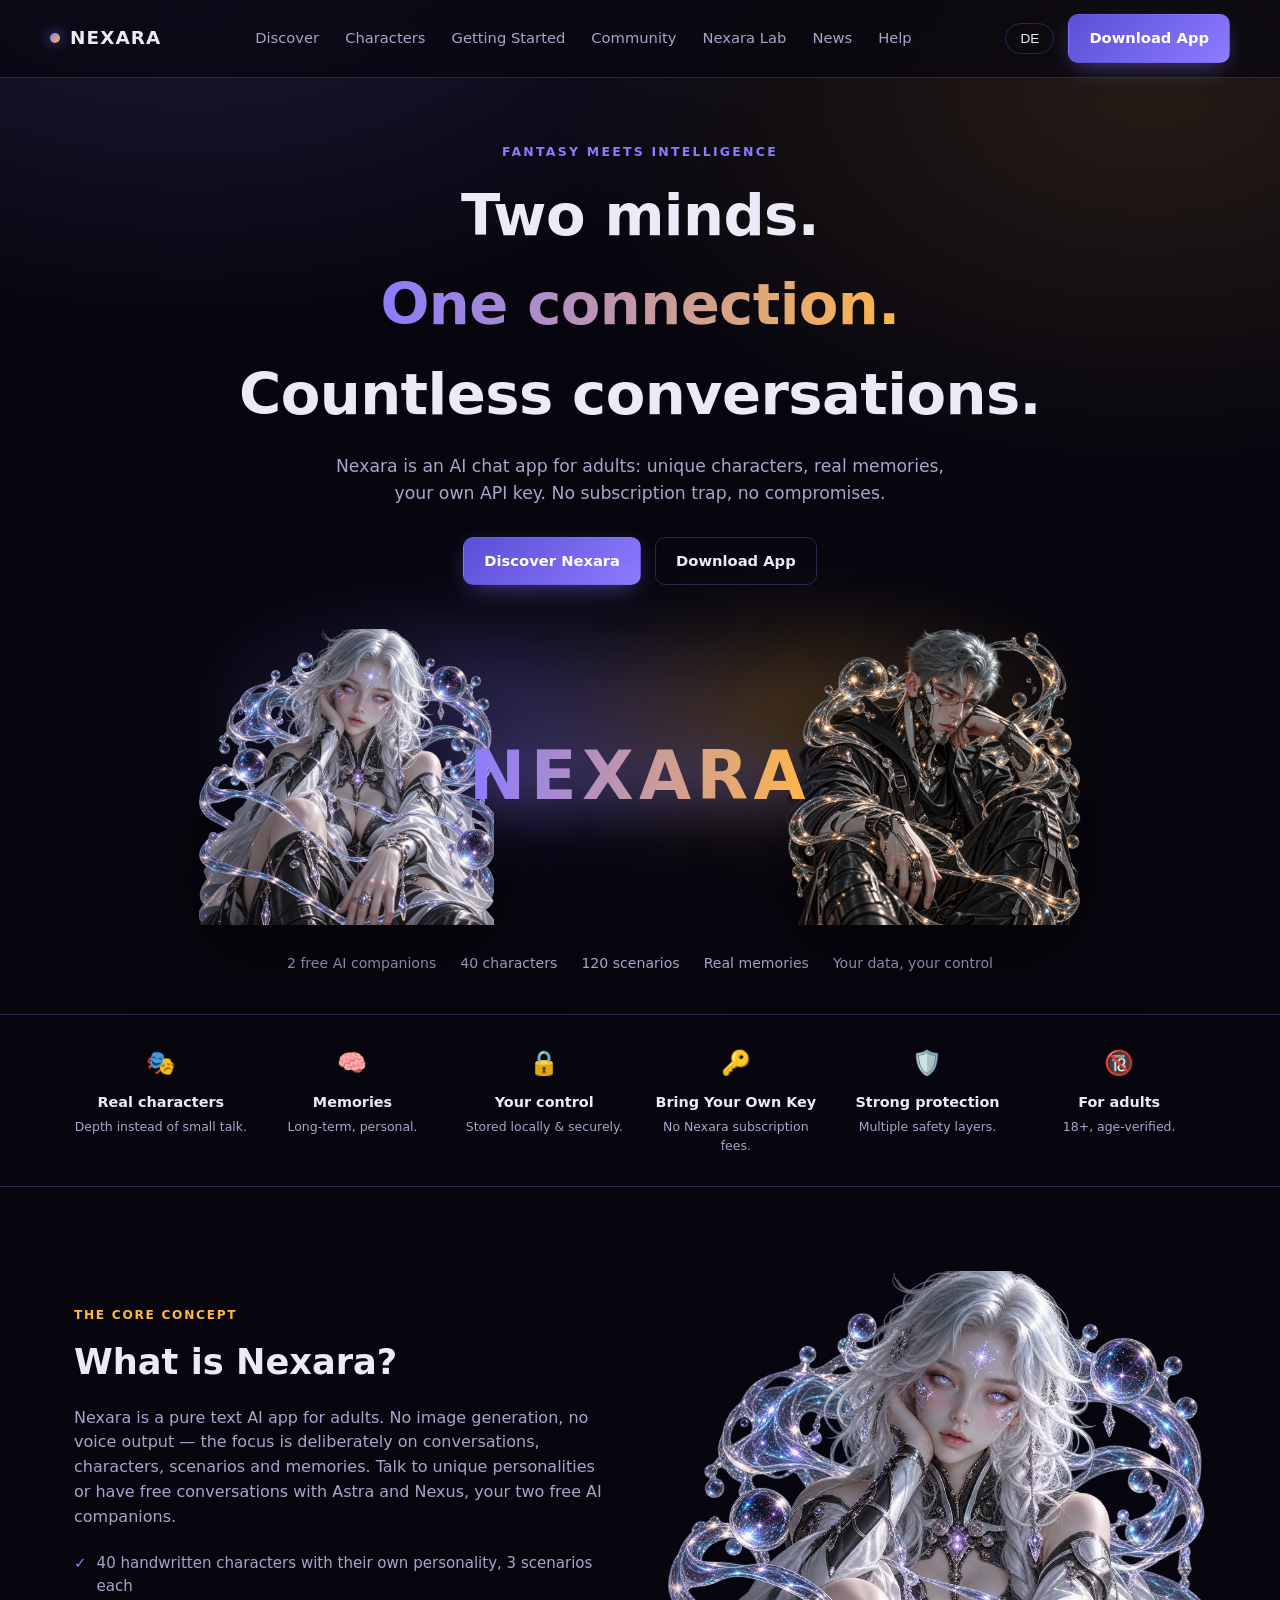
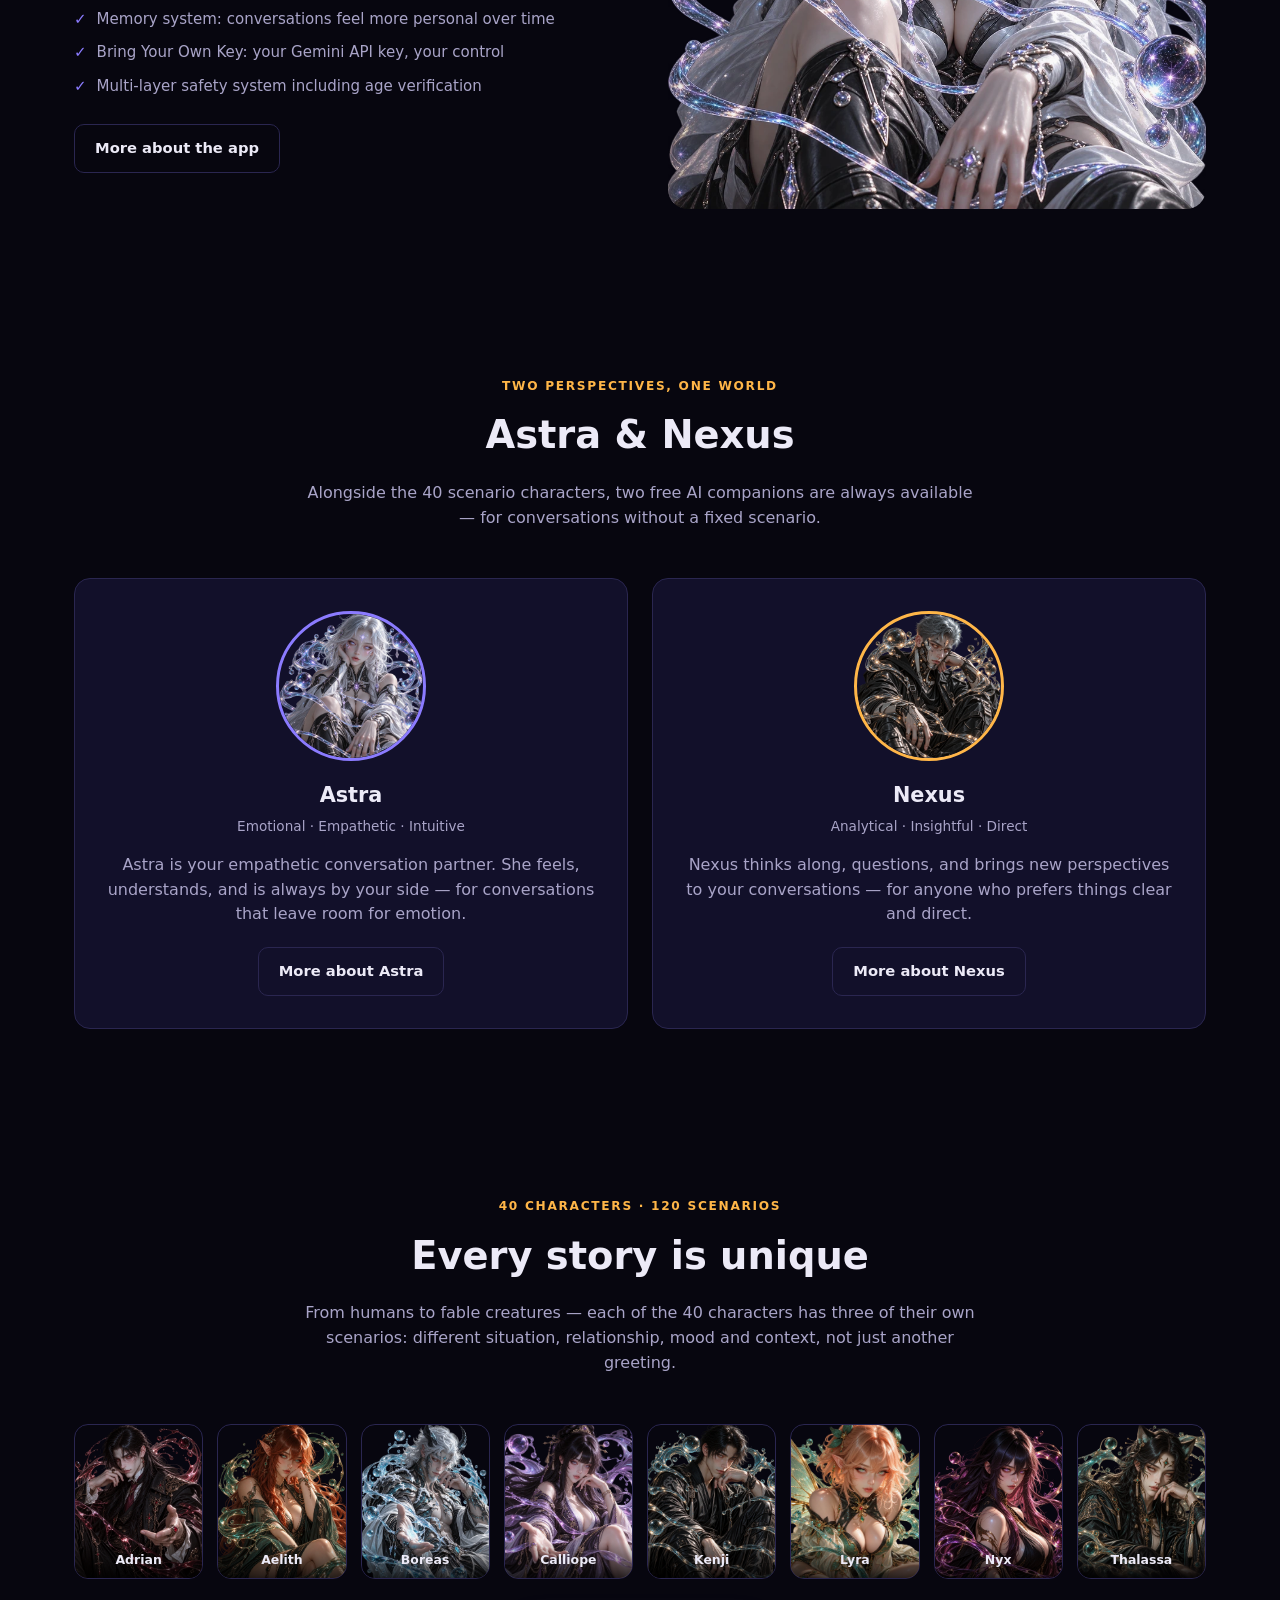
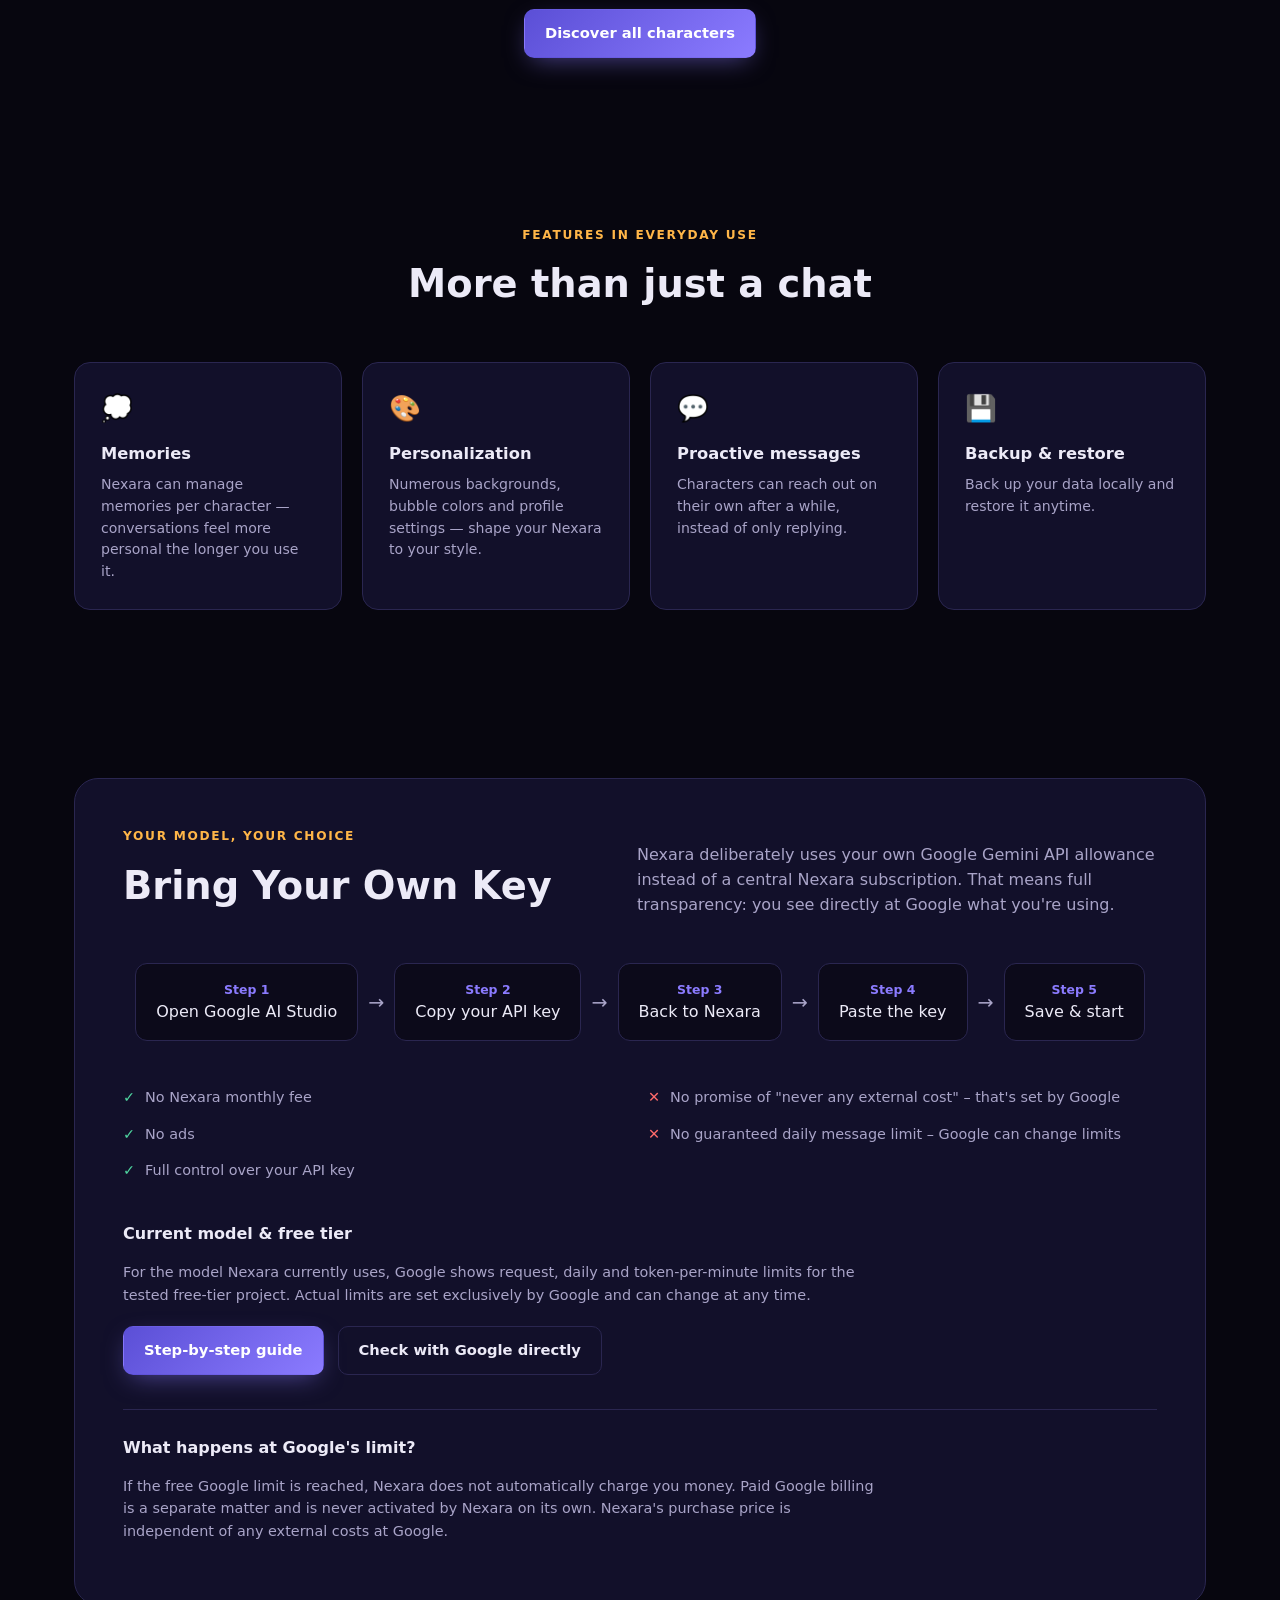
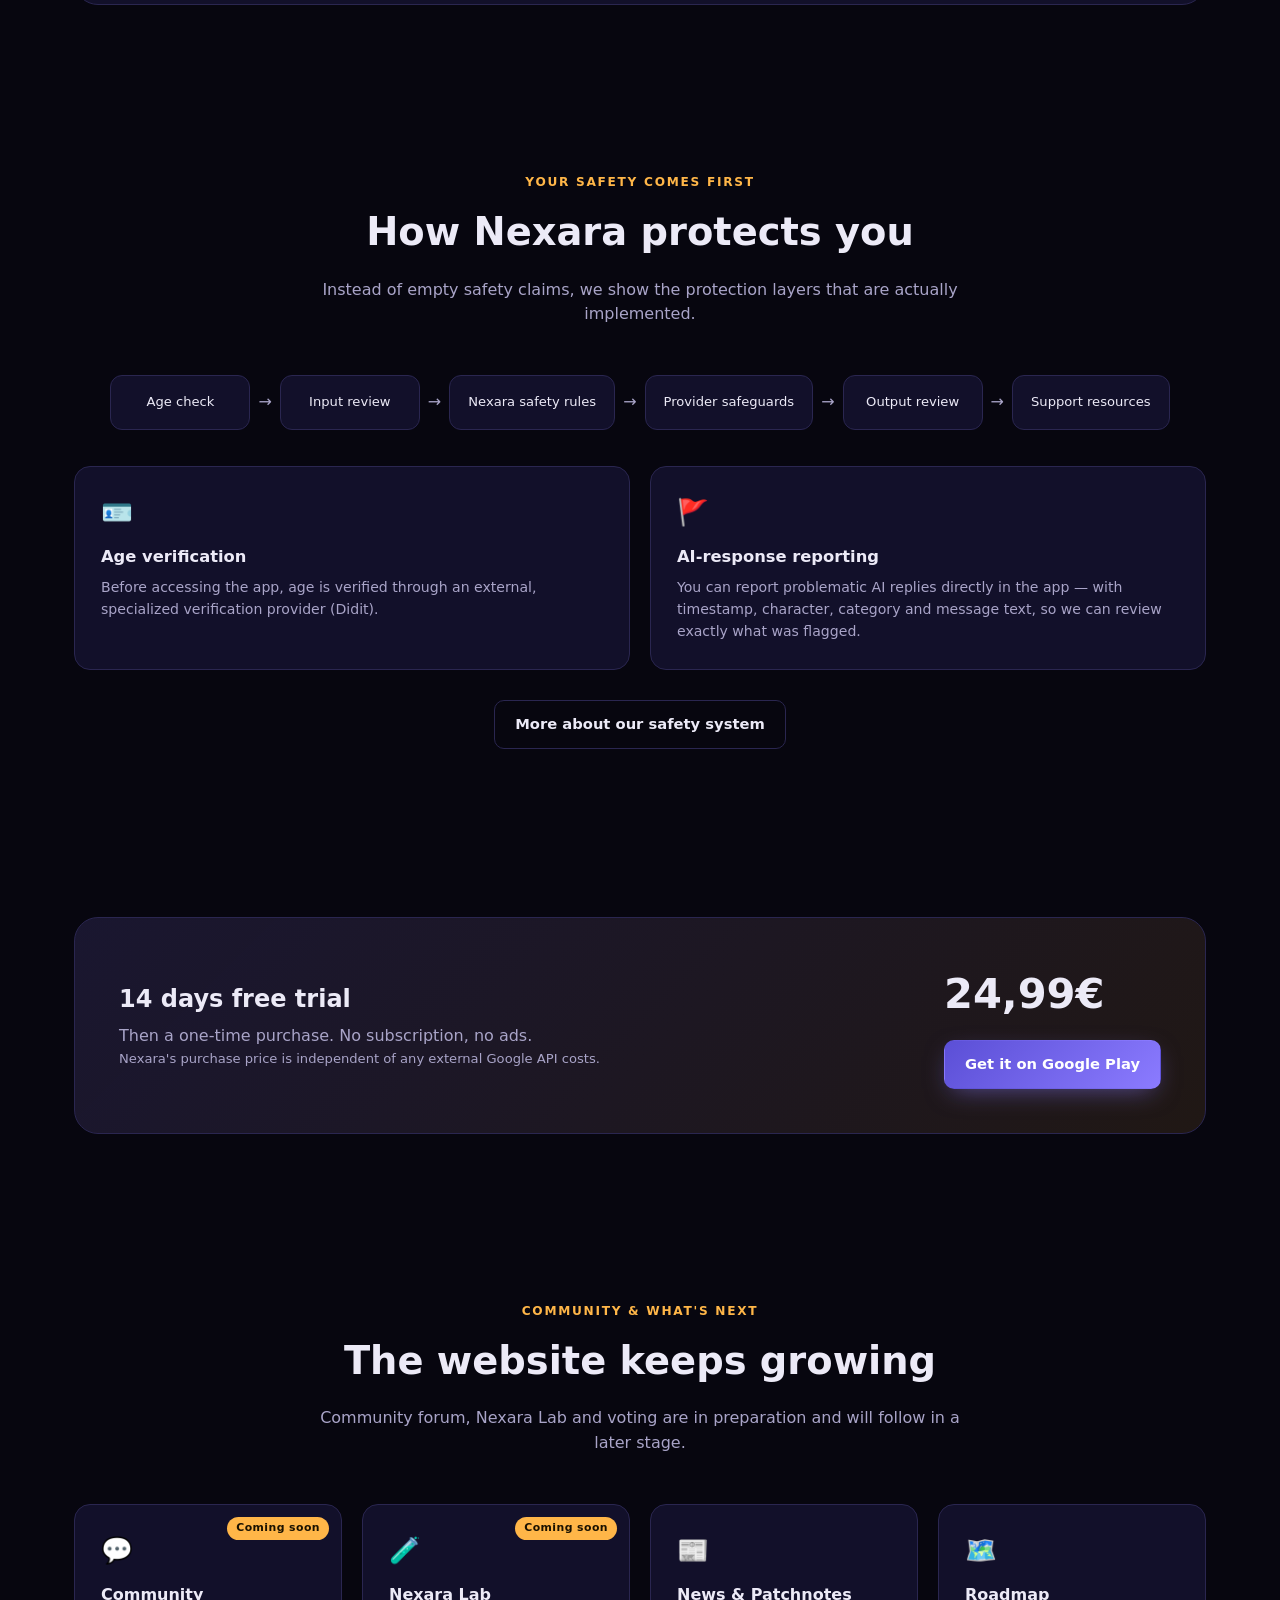
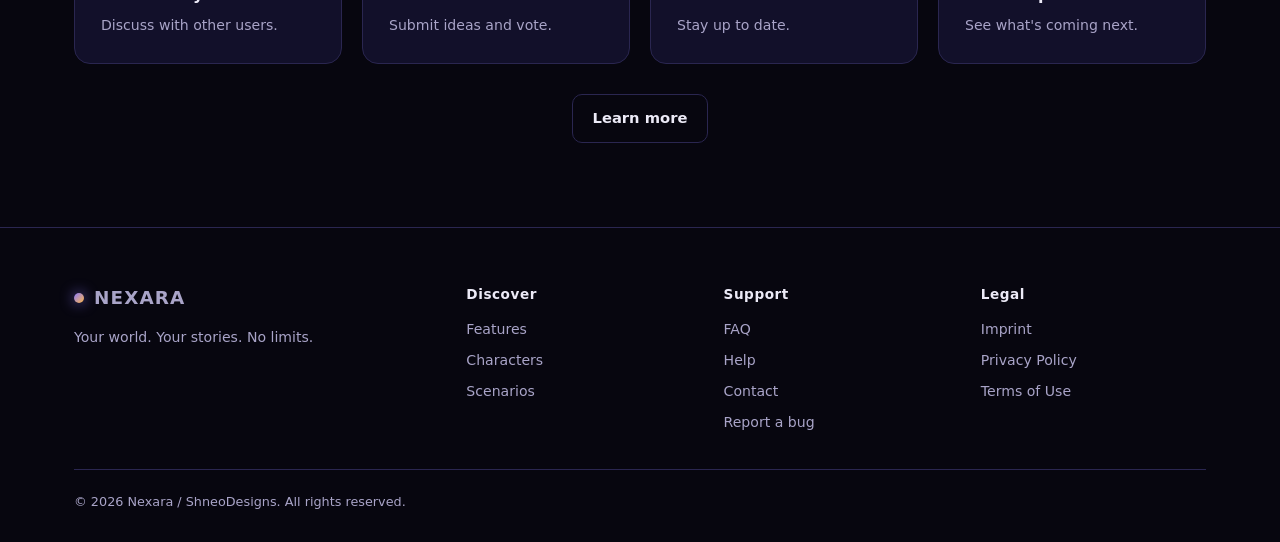
<file: index.html>
<!DOCTYPE html>
<html lang="de">
<head>
<meta charset="UTF-8" />
<meta name="viewport" content="width=device-width, initial-scale=1.0" />
<title>Nexara KI Chat — Zwei Bewusstseine. Eine Verbindung.</title>
<meta name="description" content="Nexara ist eine KI-Chat-App für Erwachsene: 40 einzigartige Charaktere, echte Erinnerungen, dein eigener API-Key. Keine Abo-Falle, keine Kompromisse." />
<link rel="canonical" href="https://braineatersunx3.github.io/nexara-website/" />
<link rel="icon" type="image/svg+xml" href="favicon.svg" />
<link rel="icon" type="image/png" sizes="32x32" href="favicon-32.png" />
<link rel="apple-touch-icon" href="apple-touch-icon.png" />
<meta property="og:type" content="website" />
<meta property="og:site_name" content="Nexara" />
<meta property="og:title" content="Nexara KI Chat — Zwei Bewusstseine. Eine Verbindung." />
<meta property="og:description" content="Nexara ist eine KI-Chat-App für Erwachsene: 40 einzigartige Charaktere, echte Erinnerungen, dein eigener API-Key. Keine Abo-Falle, keine Kompromisse." />
<meta property="og:url" content="https://braineatersunx3.github.io/nexara-website/" />
<meta property="og:image" content="https://braineatersunx3.github.io/nexara-website/assets/og-image.png" />
<meta property="og:image:width" content="1200" />
<meta property="og:image:height" content="630" />
<meta name="twitter:card" content="summary_large_image" />
<meta name="twitter:title" content="Nexara KI Chat — Zwei Bewusstseine. Eine Verbindung." />
<meta name="twitter:description" content="Nexara ist eine KI-Chat-App für Erwachsene: 40 einzigartige Charaktere, echte Erinnerungen, dein eigener API-Key. Keine Abo-Falle, keine Kompromisse." />
<meta name="twitter:image" content="https://braineatersunx3.github.io/nexara-website/assets/og-image.png" />
<link rel="stylesheet" href="style.css" />
</head>
<body>

<!-- ================= HEADER ================= -->
<header>
  <div class="wrap nav">
    <a href="#top" class="brand"><span class="dot"></span>NEXARA</a>
    <nav class="navlinks" id="navlinks">
      <a href="#was-ist-nexara" data-i18n="nav_entdecken">Entdecken</a>
      <a href="charaktere.html" data-i18n="nav_charaktere">Charaktere</a>
      <a href="byok.html" data-i18n="nav_erstesch">Erste Schritte</a>
      <a href="community.html" data-i18n="nav_community">Community</a>
      <a href="community.html#lab" data-i18n="nav_lab">Nexara Lab</a>
      <a href="community.html#news" data-i18n="nav_news">News</a>
      <a href="hilfe.html" data-i18n="nav_hilfe">Hilfe</a>
    </nav>
    <div class="navright">
      <button class="langbtn" data-lang-toggle onclick="nexaraToggleLang()">EN</button>
      <a href="#preis" class="btn btn-primary" data-i18n="nav_download">App herunterladen</a>
      <button class="burger" aria-label="Menu" onclick="document.getElementById('navlinks').classList.toggle('open')">☰</button>
    </div>
  </div>
</header>

<main id="top">

  <!-- ================= HERO ================= -->
  <section class="hero">
    <div class="wrap">
      <div class="eyebrow" data-i18n="hero_eyebrow">Fantasie trifft Intelligenz</div>
      <h1 class="title">
        <span data-i18n="hero_title_1">Zwei Bewusstseine.</span><br/>
        <span class="grad" data-i18n="hero_title_2">Eine Verbindung.</span><br/>
        <span data-i18n="hero_title_3">Unzählige Gespräche.</span>
      </h1>
      <p class="lead" data-i18n="hero_lead">Nexara ist eine KI-Chat-App für Erwachsene: einzigartige Charaktere, echte Erinnerungen, dein eigener API-Key. Keine Abo-Falle, keine Kompromisse.</p>
      <div class="hero-ctas">
        <a href="#was-ist-nexara" class="btn btn-primary" data-i18n="hero_cta_discover">Nexara entdecken</a>
        <a href="#preis" class="btn btn-ghost" data-i18n="hero_cta_download">App herunterladen</a>
      </div>
      <div class="hero-duo">
        <div class="hero-duo-glow" aria-hidden="true"></div>
        <div class="hero-duo-figures">
          <img class="hero-duo-figure hero-duo-astra" src="assets/astra.webp" alt="Astra" loading="eager" />
          <div class="hero-wordmark"><span class="grad">NEXARA</span></div>
          <img class="hero-duo-figure hero-duo-nexus" src="assets/nexus.webp" alt="Nexus" loading="eager" />
        </div>
      </div>
      <div class="hero-facts">
        <span data-i18n="hero_fact_companions">2 freie KI-Gesprächspartner</span>
        <span data-i18n="hero_fact_characters">40 Charaktere</span>
        <span data-i18n="hero_fact_scenarios">120 Szenarien</span>
        <span data-i18n="hero_fact_memory">Echte Erinnerungen</span>
        <span data-i18n="hero_fact_control">Deine Daten, deine Kontrolle</span>
      </div>
    </div>
  </section>

  <!-- ================= FEATURE STRIP ================= -->
  <section class="strip">
    <div class="wrap strip-grid">
      <div class="strip-item"><div class="ic">🎭</div><h4 data-i18n="strip_1_h">Echte Charaktere</h4><p data-i18n="strip_1_p">Tiefe statt Small Talk.</p></div>
      <div class="strip-item"><div class="ic">🧠</div><h4 data-i18n="strip_2_h">Erinnerungen</h4><p data-i18n="strip_2_p">Langfristig, persönlich.</p></div>
      <div class="strip-item"><div class="ic">🔒</div><h4 data-i18n="strip_3_h">Deine Kontrolle</h4><p data-i18n="strip_3_p">Lokal & sicher gespeichert.</p></div>
      <div class="strip-item"><div class="ic">🔑</div><h4 data-i18n="strip_4_h">Bring Your Own Key</h4><p data-i18n="strip_4_p">Keine Nexara-Abogebühren.</p></div>
      <div class="strip-item"><div class="ic">🛡️</div><h4 data-i18n="strip_5_h">Strenger Schutz</h4><p data-i18n="strip_5_p">Mehrere Sicherheitsebenen.</p></div>
      <div class="strip-item"><div class="ic">🔞</div><h4 data-i18n="strip_6_h">Für Erwachsene</h4><p data-i18n="strip_6_p">18+, altersverifiziert.</p></div>
    </div>
  </section>

  <!-- ================= WAS IST NEXARA ================= -->
  <section class="section" id="was-ist-nexara">
    <div class="wrap split">
      <div>
        <div class="kicker" data-i18n="what_kicker">Das Grundkonzept</div>
        <h2 data-i18n="what_h">Was ist Nexara?</h2>
        <p data-i18n="what_p">Nexara ist eine reine Text-KI-App für Erwachsene. Keine Bildgenerierung, keine Sprachausgabe – der Fokus liegt bewusst auf Gesprächen, Charakteren, Szenarien und Erinnerungen. Du sprichst mit einzigartigen Persönlichkeiten oder führst freie Gespräche mit Astra und Nexus, deinen beiden freien KI-Begleitern.</p>
        <ul class="checklist">
          <li data-i18n="what_li_1">40 handgeschriebene Charaktere mit eigener Persönlichkeit, je 3 Szenarien</li>
          <li data-i18n="what_li_2">Erinnerungssystem: Gespräche wirken über längere Nutzung persönlicher</li>
          <li data-i18n="what_li_3">Bring Your Own Key: dein Gemini-API-Key, deine Kontrolle</li>
          <li data-i18n="what_li_4">Mehrstufiges Sicherheitssystem inkl. Altersverifikation</li>
        </ul>
        <a href="#funktionen" class="btn btn-ghost" data-i18n="what_cta">Mehr über die App</a>
      </div>
      <div>
        <img src="assets/astra.webp" alt="Nexara App" style="border-radius:20px;" />
      </div>
    </div>
  </section>

  <!-- ================= ASTRA & NEXUS DUO ================= -->
  <section class="section">
    <div class="wrap">
      <div class="section-head">
        <div class="kicker" data-i18n="duo_kicker">Zwei Perspektiven, eine Welt</div>
        <h2 class="h" data-i18n="duo_h">Astra & Nexus</h2>
        <p data-i18n="duo_p">Neben den 40 Szenario-Charakteren stehen dir zwei freie KI-Gesprächspartner jederzeit zur Verfügung – für Gespräche ganz ohne festes Szenario.</p>
      </div>
      <div class="duo">
        <div class="duo-card astra">
          <img src="assets/astra.webp" alt="Astra" />
          <h3>Astra</h3>
          <div class="tag" data-i18n="astra_tag">Emotional · Empathisch · Intuitiv</div>
          <p data-i18n="astra_p">Astra ist deine einfühlsame Gesprächspartnerin. Sie fühlt, versteht und ist immer an deiner Seite – für Gespräche, die Raum für Gefühle lassen.</p>
          <a href="astra.html" class="btn btn-ghost" data-i18n="duo_cta_astra">Mehr über Astra</a>
        </div>
        <div class="duo-card nexus">
          <img src="assets/nexus.webp" alt="Nexus" />
          <h3>Nexus</h3>
          <div class="tag" data-i18n="nexus_tag">Analytisch · Tiefgründig · Direkt</div>
          <p data-i18n="nexus_p">Nexus denkt mit, hinterfragt und bringt neue Perspektiven in eure Gespräche – für alle, die es lieber klar und direkt mögen.</p>
          <a href="nexus.html" class="btn btn-ghost" data-i18n="duo_cta_nexus">Mehr über Nexus</a>
        </div>
      </div>
    </div>
  </section>

  <!-- ================= CHARACTER GALLERY ================= -->
  <section class="section" id="charaktere">
    <div class="wrap">
      <div class="section-head">
        <div class="kicker" data-i18n="gal_kicker">40 Charaktere · 120 Szenarien</div>
        <h2 class="h" data-i18n="gal_h">Jede Geschichte einzigartig</h2>
        <p data-i18n="gal_p">Von Menschen bis Fabelwesen – jeder der 40 Charaktere hat drei eigene Szenarien: unterschiedliche Situation, Beziehung, Stimmung und Gesprächskontext, nicht nur ein anderer Begrüßungssatz.</p>
      </div>
      <div class="gallery">
        <a href="character.html?c=adrian" class="gcard"><img src="assets/adrian.webp" alt="Adrian" /><div class="name">Adrian</div></a>
        <a href="character.html?c=aelith" class="gcard"><img src="assets/aelith.webp" alt="Aelith" /><div class="name">Aelith</div></a>
        <a href="character.html?c=boreas" class="gcard"><img src="assets/boreas.webp" alt="Boreas" /><div class="name">Boreas</div></a>
        <a href="character.html?c=calliope" class="gcard"><img src="assets/calliope.webp" alt="Calliope" /><div class="name">Calliope</div></a>
        <a href="character.html?c=kenji" class="gcard"><img src="assets/kenji.webp" alt="Kenji" /><div class="name">Kenji</div></a>
        <a href="character.html?c=lyra" class="gcard"><img src="assets/lyra.webp" alt="Lyra" /><div class="name">Lyra</div></a>
        <a href="character.html?c=nyx" class="gcard"><img src="assets/nyx.webp" alt="Nyx" /><div class="name">Nyx</div></a>
        <a href="character.html?c=thalassa" class="gcard"><img src="assets/thalassa.webp" alt="Thalassa" /><div class="name">Thalassa</div></a>
      </div>
      <div class="center">
        <a href="charaktere.html" class="btn btn-primary" data-i18n="gal_cta">Alle Charaktere entdecken</a>
      </div>
    </div>
  </section>

  <!-- ================= APP FEATURES ================= -->
  <section class="section" id="funktionen">
    <div class="wrap">
      <div class="section-head">
        <div class="kicker" data-i18n="feat_kicker">Funktionen im Alltag</div>
        <h2 class="h" data-i18n="feat_h">Mehr als nur ein Chat</h2>
      </div>
      <div class="cards4">
        <div class="card"><div class="ic">💭</div><h4 data-i18n="feat_1_h">Erinnerungen</h4><p data-i18n="feat_1_p">Nexara kann Erinnerungen zu Charakteren verwalten – Gespräche wirken dadurch über längere Nutzung persönlicher.</p></div>
        <div class="card"><div class="ic">🎨</div><h4 data-i18n="feat_2_h">Personalisierung</h4><p data-i18n="feat_2_p">Zahlreiche Hintergründe, Sprechblasenfarben und Profileinstellungen – gestalte dein Nexara nach deinem Stil.</p></div>
        <div class="card"><div class="ic">💬</div><h4 data-i18n="feat_3_h">Proaktive Nachrichten</h4><p data-i18n="feat_3_p">Charaktere können sich nach einer Weile von selbst melden, statt nur zu antworten.</p></div>
        <div class="card"><div class="ic">💾</div><h4 data-i18n="feat_4_h">Backup & Wiederherstellung</h4><p data-i18n="feat_4_p">Deine Daten lokal sichern und jederzeit wiederherstellen.</p></div>
      </div>
    </div>
  </section>

  <!-- ================= BYOK ================= -->
  <section class="section" id="byok">
    <div class="wrap">
      <div class="byok">
        <div class="byok-top">
          <div>
            <div class="kicker" data-i18n="byok_kicker">Dein Modell, deine Entscheidung</div>
            <h2 class="h" data-i18n="byok_h">Bring Your Own Key</h2>
          </div>
          <p data-i18n="byok_p">Nexara nutzt bewusst dein eigenes Google-Gemini-API-Guthaben statt eines zentralen Nexara-Abos. Das bedeutet volle Transparenz: du siehst direkt bei Google, was du nutzt.</p>
        </div>

        <div class="flow">
          <div class="step"><div class="n" data-i18n="byok_step1_n">Schritt 1</div><div data-i18n="byok_step1">Google AI Studio öffnen</div></div>
          <div class="arrow">→</div>
          <div class="step"><div class="n" data-i18n="byok_step2_n">Schritt 2</div><div data-i18n="byok_step2">API-Key kopieren</div></div>
          <div class="arrow">→</div>
          <div class="step"><div class="n" data-i18n="byok_step3_n">Schritt 3</div><div data-i18n="byok_step3">Zurück zu Nexara</div></div>
          <div class="arrow">→</div>
          <div class="step"><div class="n" data-i18n="byok_step4_n">Schritt 4</div><div data-i18n="byok_step4">Key einfügen</div></div>
          <div class="arrow">→</div>
          <div class="step"><div class="n" data-i18n="byok_step5_n">Schritt 5</div><div data-i18n="byok_step5">Speichern & starten</div></div>
        </div>

        <!-- Platzhalter: BYOK-Tutorial-Video wird ganz am Schluss des Projekts ergänzt -->
        <!-- TODO(letzter Schritt): Hier kommt das Erklärvideo "API-Key richtig einrichten" rein -->

        <div class="byok-grid">
          <div>
            <p class="check-ok" data-i18n="byok_ok_1">Keine Nexara-Monatsgebühr</p>
            <p class="check-ok" data-i18n="byok_ok_2">Keine Werbung</p>
            <p class="check-ok" data-i18n="byok_ok_3">Volle Kontrolle über deinen API-Key</p>
          </div>
          <div>
            <p class="check-bad" data-i18n="byok_bad_1">Kein Versprechen "niemals externe Kosten" – das legt Google fest</p>
            <p class="check-bad" data-i18n="byok_bad_2">Kein garantiertes tägliches Nachrichtenlimit – Google kann Limits ändern</p>
          </div>
        </div>

        <h4 data-i18n="byok_limits_h" style="margin:0 0 8px;">Aktuelles Modell & Free-Tier</h4>
        <p style="color:var(--text-dim);font-size:.9rem;max-width:760px;" data-i18n="byok_limits_p">Für das aktuell von Nexara verwendete Modell zeigt Google für das getestete Free-Tier-Projekt derzeit Grenzwerte für Anfragen pro Minute, pro Tag und Tokens pro Minute. Die tatsächlichen Limits werden ausschließlich von Google festgelegt und können sich jederzeit ändern.</p>

        <div class="byok-links" style="margin-top:20px;">
          <a href="byok.html" class="btn btn-primary" data-i18n="byok_cta_guide">Schritt-für-Schritt-Anleitung</a>
          <a href="https://ai.google.dev/gemini-api/docs/rate-limits" target="_blank" rel="noopener" class="btn btn-ghost" data-i18n="byok_cta_google">Bei Google nachlesen</a>
        </div>

        <div style="margin-top:34px;border-top:1px solid var(--border);padding-top:26px;">
          <h4 data-i18n="byok_costs_h" style="margin:0 0 8px;">Was passiert bei erreichtem Google-Limit?</h4>
          <p style="color:var(--text-dim);font-size:.9rem;max-width:760px;" data-i18n="byok_costs_p">Ist das kostenlose Google-Limit erreicht, bucht Nexara nicht automatisch Geld ab. Eine kostenpflichtige Google-Abrechnung (Paid Tier) ist ein separates Thema und wird von Nexara nicht selbstständig aktiviert. Der Nexara-Kaufpreis ist unabhängig von möglichen externen Kosten bei Google.</p>
        </div>
      </div>
    </div>
  </section>

  <!-- ================= SECURITY ================= -->
  <section class="section" id="sicherheit">
    <div class="wrap">
      <div class="section-head">
        <div class="kicker" data-i18n="sec_kicker">Dein Schutz hat Priorität</div>
        <h2 class="h" data-i18n="sec_h">Wie Nexara dich schützt</h2>
        <p data-i18n="sec_p">Statt leerer Sicherheitsversprechen zeigen wir die tatsächlich implementierten Schutzebenen.</p>
      </div>

      <div class="chain">
        <div class="node" data-i18n="sec_n1">Altersprüfung</div><div class="conn">→</div>
        <div class="node" data-i18n="sec_n2">Eingabeprüfung</div><div class="conn">→</div>
        <div class="node" data-i18n="sec_n3">Nexara-Sicherheitsregeln</div><div class="conn">→</div>
        <div class="node" data-i18n="sec_n4">Provider-Schutzmechanismen</div><div class="conn">→</div>
        <div class="node" data-i18n="sec_n5">Ausgabeprüfung</div><div class="conn">→</div>
        <div class="node" data-i18n="sec_n6">Hilfsangebote</div>
      </div>

      <div class="cards2">
        <div class="card">
          <div class="ic">🪪</div>
          <h4 data-i18n="sec_card1_h">Altersverifikation</h4>
          <p data-i18n="sec_card1_p">Vor dem Zugang zur App erfolgt eine Altersprüfung über einen externen, spezialisierten Verifikationsanbieter (Didit).</p>
        </div>
        <div class="card">
          <div class="ic">🚩</div>
          <h4 data-i18n="sec_card2_h">Meldesystem für KI-Antworten</h4>
          <p data-i18n="sec_card2_p">Du kannst problematische KI-Antworten direkt in der App melden – mit Zeitstempel, Charakter, Kategorie und Nachrichtentext, damit wir nachvollziehen können, was beanstandet wurde.</p>
        </div>
      </div>

      <div class="center" style="margin-top:30px;">
        <a href="sicherheit.html" class="btn btn-ghost" data-i18n="sec_cta">Mehr über unser Sicherheitssystem</a>
      </div>
    </div>
  </section>

  <!-- ================= PRICING ================= -->
  <section class="section" id="preis">
    <div class="wrap">
      <div class="price-box">
        <div class="price-left">
          <h3 data-i18n="price_h">14 Tage kostenlos testen</h3>
          <p data-i18n="price_p">Danach einmalig kaufen. Kein Abo, keine Werbung.</p>
          <p class="price-note" data-i18n="price_note">Nexara-Kaufpreis unabhängig von möglichen externen Google-API-Kosten.</p>
        </div>
        <div>
          <div class="price-num">24,99€</div>
          <a href="#" class="btn btn-primary" style="margin-top:14px;" data-i18n="price_cta">Jetzt bei Google Play</a>
        </div>
      </div>
    </div>
  </section>

  <!-- ================= COMMUNITY TEASER ================= -->
  <section class="section" id="community">
    <div class="wrap">
      <div class="section-head">
        <div class="kicker" data-i18n="comm_kicker">Community & Ausblick</div>
        <h2 class="h" data-i18n="comm_h">Die Website wächst mit</h2>
        <p data-i18n="comm_p">Community-Forum, Nexara Lab und Abstimmungen sind in Vorbereitung und folgen in einer späteren Ausbaustufe.</p>
      </div>
      <div class="cards4">
        <a href="community.html#community" class="topic-card" style="position:relative;">
          <span class="soon" data-i18n="comm_soon">Bald verfügbar</span>
          <div class="ic">💬</div><h4 data-i18n="comm_1_h">Community</h4><p data-i18n="comm_1_p">Diskutiere mit anderen Nutzern.</p>
        </a>
        <a href="community.html#lab" class="topic-card" style="position:relative;">
          <span class="soon" data-i18n="comm_soon">Bald verfügbar</span>
          <div class="ic">🧪</div><h4 data-i18n="comm_2_h">Nexara Lab</h4><p data-i18n="comm_2_p">Reiche Ideen ein und stimme ab.</p>
        </a>
        <a href="community.html#news" class="topic-card">
          <div class="ic">📰</div><h4 data-i18n="comm_3_h">News & Patchnotes</h4><p data-i18n="comm_3_p">Bleib auf dem neuesten Stand.</p>
        </a>
        <a href="community.html#roadmap" class="topic-card">
          <div class="ic">🗺️</div><h4 data-i18n="comm_4_h">Roadmap</h4><p data-i18n="comm_4_p">Sieh, was als Nächstes kommt.</p>
        </a>
      </div>
      <div class="center">
        <a href="community.html" class="btn btn-ghost" data-i18n="comm_cta">Mehr erfahren</a>
      </div>
    </div>
  </section>

</main>

<!-- ================= FOOTER ================= -->
<footer>
  <div class="wrap">
    <div class="fgrid">
      <div>
        <div class="brand" style="margin-bottom:10px;"><span class="dot"></span>NEXARA</div>
        <p data-i18n="foot_tagline">Deine Welt. Deine Geschichten. Keine Grenzen.</p>
      </div>
      <div>
        <h5 data-i18n="foot_nav_h">Entdecken</h5>
        <ul>
          <li><a href="#funktionen" data-i18n="foot_features">Features</a></li>
          <li><a href="charaktere.html" data-i18n="foot_characters">Charaktere</a></li>
          <li><a href="charaktere.html" data-i18n="foot_scenarios">Szenarien</a></li>
        </ul>
      </div>
      <div>
        <h5 data-i18n="foot_support_h">Support</h5>
        <ul>
          <li><a href="hilfe.html#faq" data-i18n="foot_faq">FAQ</a></li>
          <li><a href="hilfe.html" data-i18n="foot_help">Hilfe</a></li>
          <li><a href="mailto:shneodesigns@gmail.com" data-i18n="foot_contact">Kontakt</a></li>
          <li><a href="hilfe.html#melden" data-i18n="foot_bug">Fehler melden</a></li>
        </ul>
      </div>
      <div>
        <h5 data-i18n="foot_legal_h">Rechtliches</h5>
        <ul>
          <li><a href="https://braineatersunx3.github.io/nexara-legal/impressum.html" data-i18n="foot_impressum">Impressum</a></li>
          <li><a href="https://braineatersunx3.github.io/nexara-legal/datenschutz.html" data-i18n="foot_privacy">Datenschutz</a></li>
          <li><a href="https://braineatersunx3.github.io/nexara-legal/nutzungsbedingungen.html" data-i18n="foot_terms">Nutzungsbedingungen</a></li>
        </ul>
      </div>
    </div>
    <div class="fbottom">
      <span data-i18n="foot_rights">© 2026 Nexara / ShneoDesigns. Alle Rechte vorbehalten.</span>
    </div>
  </div>
</footer>

<script src="i18n.js"></script>
<script>
  document.getElementById('navlinks').querySelectorAll('a').forEach(function(a){
    a.addEventListener('click', function(){
      document.getElementById('navlinks').classList.remove('open');
    });
  });
</script>
</body>
</html>
</file>
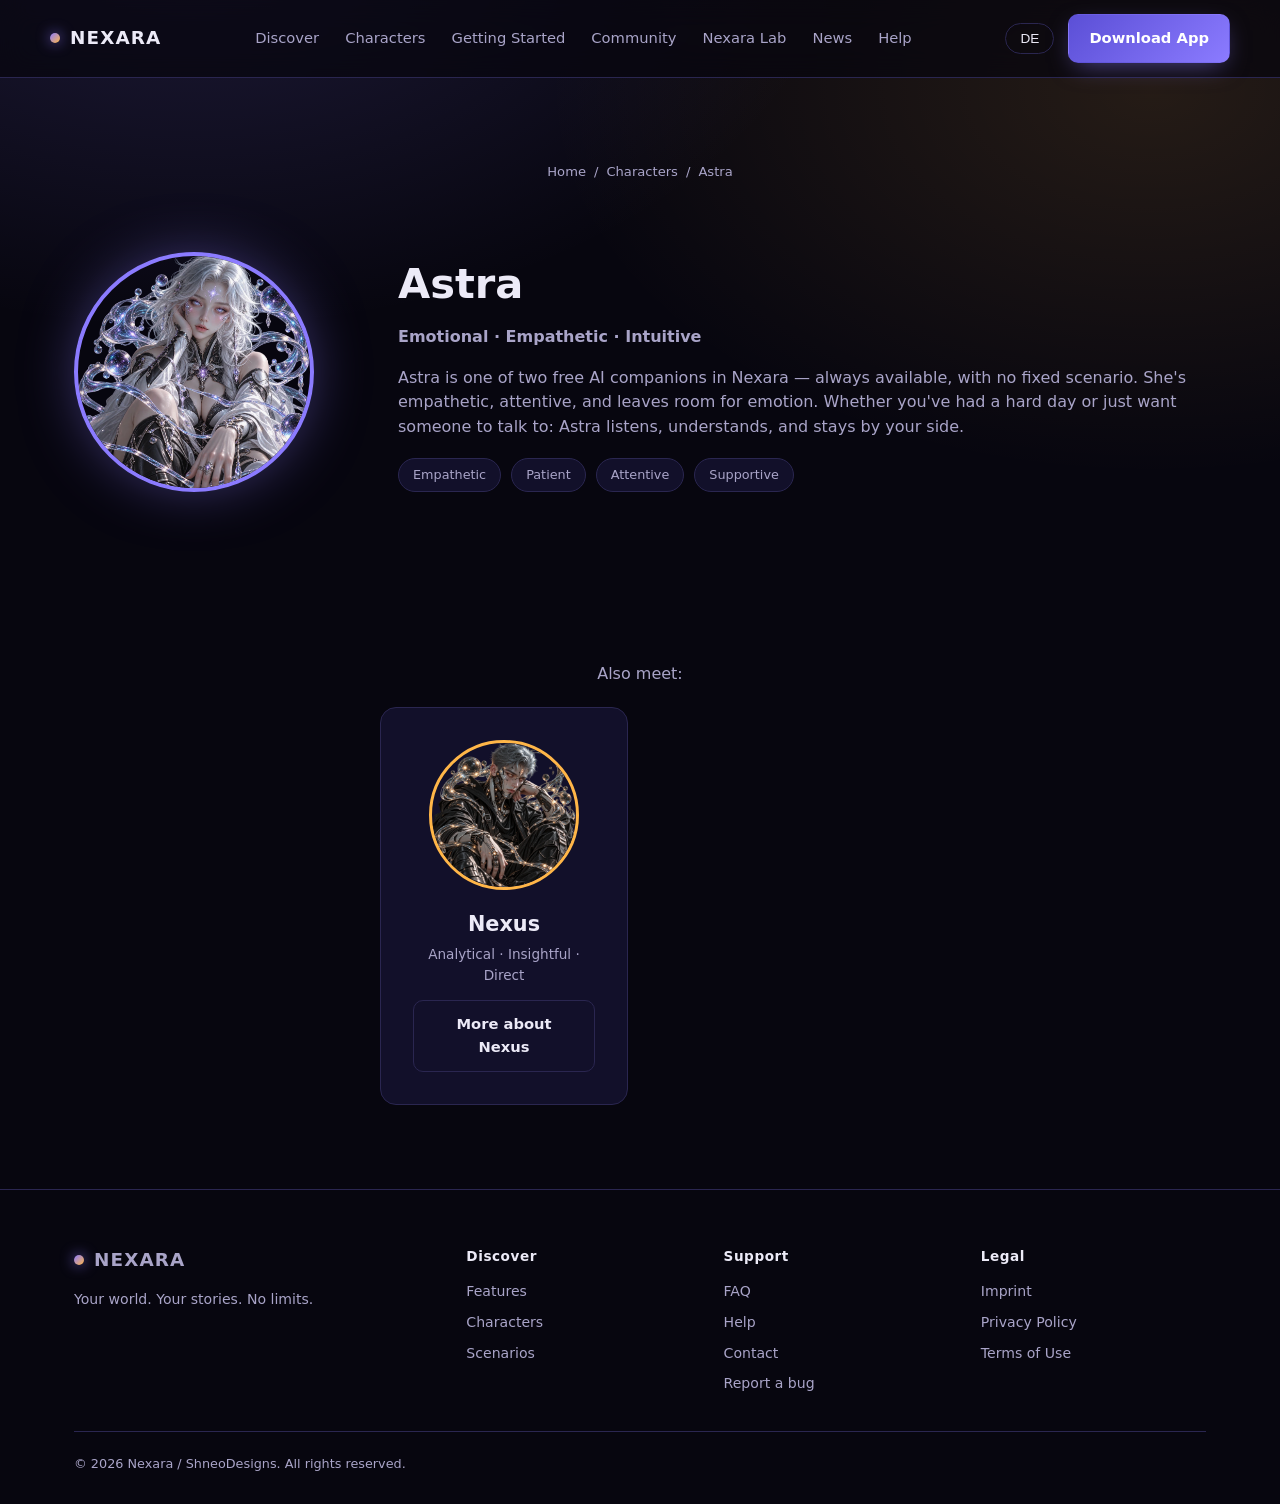
<file: astra.html>
<!DOCTYPE html>
<html lang="de">
<head>
<meta charset="UTF-8" />
<meta name="viewport" content="width=device-width, initial-scale=1.0" />
<title>Nexara — Astra</title>
<meta name="description" content="Astra — dein einfühlsamer, freier KI-Gesprächspartner in Nexara." />
<link rel="canonical" href="https://braineatersunx3.github.io/nexara-website/astra.html" />
<link rel="icon" type="image/svg+xml" href="favicon.svg" />
<link rel="icon" type="image/png" sizes="32x32" href="favicon-32.png" />
<link rel="apple-touch-icon" href="apple-touch-icon.png" />
<meta property="og:type" content="website" />
<meta property="og:site_name" content="Nexara" />
<meta property="og:title" content="Nexara — Astra" />
<meta property="og:description" content="Astra — dein einfühlsamer, freier KI-Gesprächspartner in Nexara." />
<meta property="og:url" content="https://braineatersunx3.github.io/nexara-website/astra.html" />
<meta property="og:image" content="https://braineatersunx3.github.io/nexara-website/assets/og-image.png" />
<meta property="og:image:width" content="1200" />
<meta property="og:image:height" content="630" />
<meta name="twitter:card" content="summary_large_image" />
<meta name="twitter:title" content="Nexara — Astra" />
<meta name="twitter:description" content="Astra — dein einfühlsamer, freier KI-Gesprächspartner in Nexara." />
<meta name="twitter:image" content="https://braineatersunx3.github.io/nexara-website/assets/og-image.png" />
<link rel="stylesheet" href="style.css" />
</head>
<body>

<header>
  <div class="wrap nav">
    <a href="index.html#top" class="brand"><span class="dot"></span>NEXARA</a>
    <nav class="navlinks" id="navlinks">
      <a href="index.html#was-ist-nexara" data-i18n="nav_entdecken">Entdecken</a>
      <a href="charaktere.html" data-i18n="nav_charaktere">Charaktere</a>
      <a href="byok.html" data-i18n="nav_erstesch">Erste Schritte</a>
      <a href="community.html" data-i18n="nav_community">Community</a>
      <a href="community.html#lab" data-i18n="nav_lab">Nexara Lab</a>
      <a href="community.html#news" data-i18n="nav_news">News</a>
      <a href="hilfe.html" data-i18n="nav_hilfe">Hilfe</a>
    </nav>
    <div class="navright">
      <button class="langbtn" data-lang-toggle onclick="nexaraToggleLang()">EN</button>
      <a href="index.html#preis" class="btn btn-primary" data-i18n="nav_download">App herunterladen</a>
      <button class="burger" aria-label="Menu" onclick="document.getElementById('navlinks').classList.toggle('open')">☰</button>
    </div>
  </div>
</header>

<main>
  <section class="section" style="padding-bottom:0;">
    <div class="wrap">
      <div class="crumb">
        <a href="index.html" data-i18n="crumb_home">Start</a> / <a href="charaktere.html" data-i18n="nav_charaktere">Charaktere</a> / <span>Astra</span>
      </div>
      <div class="profile-hero astra">
        <img src="assets/astra.webp" alt="Astra" />
        <div>
          <h1>Astra</h1>
          <div class="tag" data-i18n="profile_astra_tag">Emotional · Empathisch · Intuitiv</div>
          <p data-i18n="profile_astra_bio">Astra ist einer von zwei freien KI-Gesprächspartnern in Nexara …</p>
          <div class="trait-row">
            <span class="trait" data-i18n="profile_astra_trait1">Einfühlsam</span>
            <span class="trait" data-i18n="profile_astra_trait2">Geduldig</span>
            <span class="trait" data-i18n="profile_astra_trait3">Aufmerksam</span>
            <span class="trait" data-i18n="profile_astra_trait4">Unterstützend</span>
          </div>
        </div>
      </div>
    </div>
  </section>

  <section class="section">
    <div class="wrap">
      <div class="center">
        <p style="color:var(--text-dim);margin-bottom:20px;" data-i18n="profile_cta_other">Auch kennenlernen:</p>
        <div class="duo" style="max-width:520px;margin:0 auto;">
          <div class="duo-card nexus">
            <img src="assets/nexus.webp" alt="Nexus" />
            <h3>Nexus</h3>
            <div class="tag" data-i18n="nexus_tag">Analytisch · Tiefgründig · Direkt</div>
            <a href="nexus.html" class="btn btn-ghost" data-i18n="duo_cta_nexus">Mehr über Nexus</a>
          </div>
        </div>
      </div>
    </div>
  </section>
</main>

<footer>
  <div class="wrap">
    <div class="fgrid">
      <div>
        <div class="brand" style="margin-bottom:10px;"><span class="dot"></span>NEXARA</div>
        <p data-i18n="foot_tagline">Deine Welt. Deine Geschichten. Keine Grenzen.</p>
      </div>
      <div>
        <h5 data-i18n="foot_nav_h">Entdecken</h5>
        <ul>
          <li><a href="index.html#funktionen" data-i18n="foot_features">Features</a></li>
          <li><a href="charaktere.html" data-i18n="foot_characters">Charaktere</a></li>
          <li><a href="charaktere.html" data-i18n="foot_scenarios">Szenarien</a></li>
        </ul>
      </div>
      <div>
        <h5 data-i18n="foot_support_h">Support</h5>
        <ul>
          <li><a href="hilfe.html#faq" data-i18n="foot_faq">FAQ</a></li>
          <li><a href="hilfe.html" data-i18n="foot_help">Hilfe</a></li>
          <li><a href="mailto:shneodesigns@gmail.com" data-i18n="foot_contact">Kontakt</a></li>
          <li><a href="hilfe.html#melden" data-i18n="foot_bug">Fehler melden</a></li>
        </ul>
      </div>
      <div>
        <h5 data-i18n="foot_legal_h">Rechtliches</h5>
        <ul>
          <li><a href="https://braineatersunx3.github.io/nexara-legal/impressum.html" data-i18n="foot_impressum">Impressum</a></li>
          <li><a href="https://braineatersunx3.github.io/nexara-legal/datenschutz.html" data-i18n="foot_privacy">Datenschutz</a></li>
          <li><a href="https://braineatersunx3.github.io/nexara-legal/nutzungsbedingungen.html" data-i18n="foot_terms">Nutzungsbedingungen</a></li>
        </ul>
      </div>
    </div>
    <div class="fbottom">
      <span data-i18n="foot_rights">© 2026 Nexara / ShneoDesigns. Alle Rechte vorbehalten.</span>
    </div>
  </div>
</footer>

<script src="i18n.js"></script>
<script>
  document.getElementById('navlinks').querySelectorAll('a').forEach(function(a){
    a.addEventListener('click', function(){
      document.getElementById('navlinks').classList.remove('open');
    });
  });
</script>
</body>
</html>
</file>
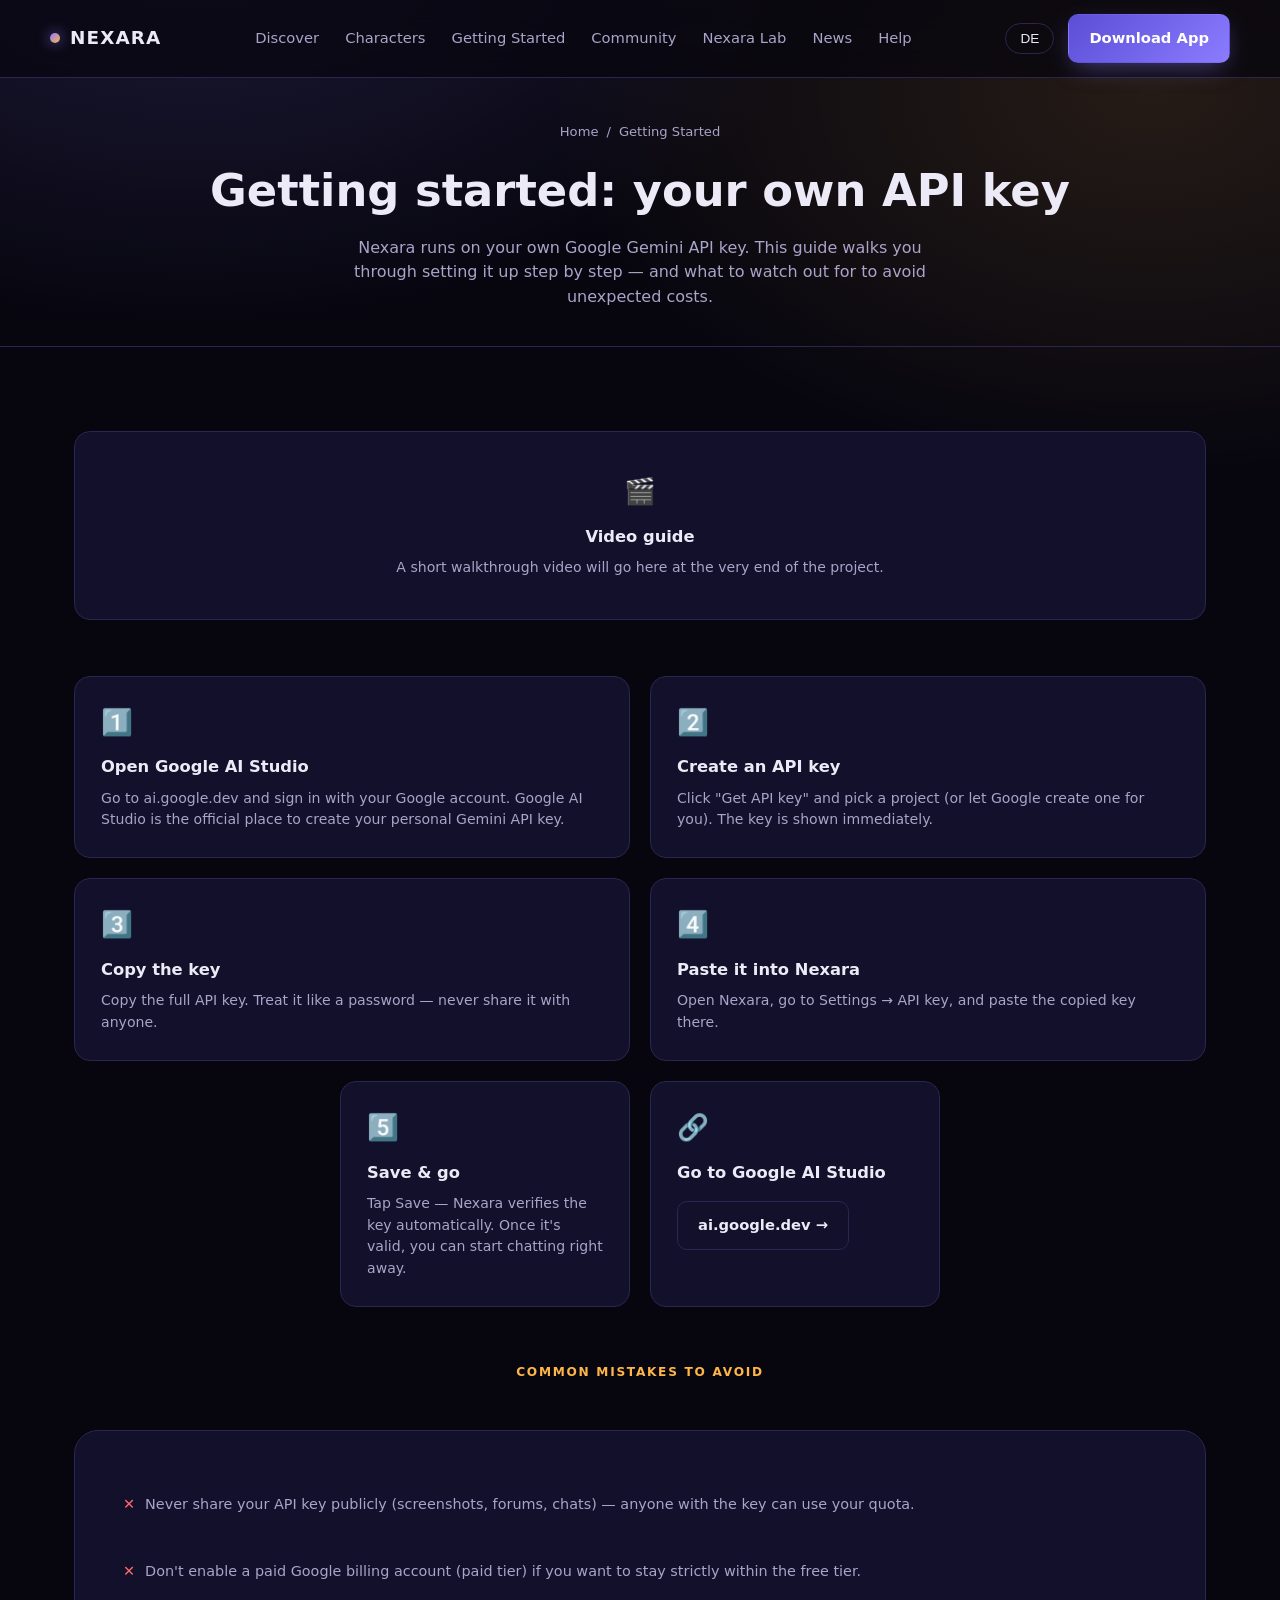
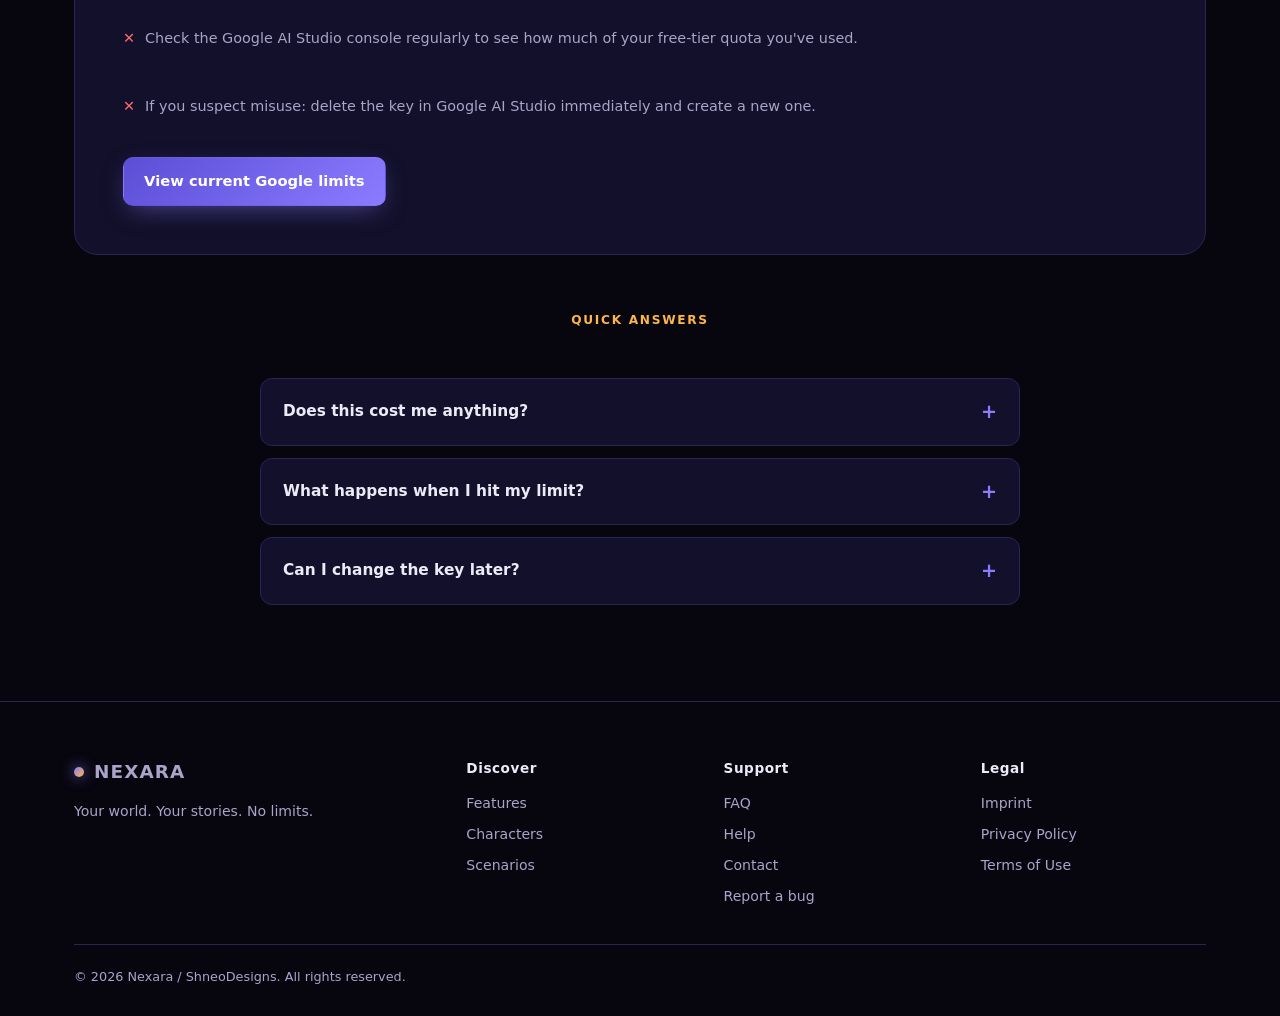
<file: byok.html>
<!DOCTYPE html>
<html lang="de">
<head>
<meta charset="UTF-8" />
<meta name="viewport" content="width=device-width, initial-scale=1.0" />
<title>Nexara — Erste Schritte</title>
<meta name="description" content="So richtest du deinen eigenen Google-Gemini-API-Key in Nexara ein — Schritt für Schritt." />
<link rel="canonical" href="https://braineatersunx3.github.io/nexara-website/byok.html" />
<link rel="icon" type="image/svg+xml" href="favicon.svg" />
<link rel="icon" type="image/png" sizes="32x32" href="favicon-32.png" />
<link rel="apple-touch-icon" href="apple-touch-icon.png" />
<meta property="og:type" content="website" />
<meta property="og:site_name" content="Nexara" />
<meta property="og:title" content="Nexara — Erste Schritte" />
<meta property="og:description" content="So richtest du deinen eigenen Google-Gemini-API-Key in Nexara ein — Schritt für Schritt." />
<meta property="og:url" content="https://braineatersunx3.github.io/nexara-website/byok.html" />
<meta property="og:image" content="https://braineatersunx3.github.io/nexara-website/assets/og-image.png" />
<meta property="og:image:width" content="1200" />
<meta property="og:image:height" content="630" />
<meta name="twitter:card" content="summary_large_image" />
<meta name="twitter:title" content="Nexara — Erste Schritte" />
<meta name="twitter:description" content="So richtest du deinen eigenen Google-Gemini-API-Key in Nexara ein — Schritt für Schritt." />
<meta name="twitter:image" content="https://braineatersunx3.github.io/nexara-website/assets/og-image.png" />
<link rel="stylesheet" href="style.css" />
</head>
<body>

<header>
  <div class="wrap nav">
    <a href="index.html#top" class="brand"><span class="dot"></span>NEXARA</a>
    <nav class="navlinks" id="navlinks">
      <a href="index.html#was-ist-nexara" data-i18n="nav_entdecken">Entdecken</a>
      <a href="charaktere.html" data-i18n="nav_charaktere">Charaktere</a>
      <a href="byok.html" data-i18n="nav_erstesch">Erste Schritte</a>
      <a href="community.html" data-i18n="nav_community">Community</a>
      <a href="community.html#lab" data-i18n="nav_lab">Nexara Lab</a>
      <a href="community.html#news" data-i18n="nav_news">News</a>
      <a href="hilfe.html" data-i18n="nav_hilfe">Hilfe</a>
    </nav>
    <div class="navright">
      <button class="langbtn" data-lang-toggle onclick="nexaraToggleLang()">EN</button>
      <a href="index.html#preis" class="btn btn-primary" data-i18n="nav_download">App herunterladen</a>
      <button class="burger" aria-label="Menu" onclick="document.getElementById('navlinks').classList.toggle('open')">☰</button>
    </div>
  </div>
</header>

<main>
  <section class="subhero">
    <div class="wrap">
      <div class="crumb">
        <a href="index.html" data-i18n="crumb_home">Start</a> / <span data-i18n="nav_erstesch">Erste Schritte</span>
      </div>
      <h1 data-i18n="bp_h">Erste Schritte: dein eigener API-Key</h1>
      <p data-i18n="bp_lead">Nexara läuft mit deinem eigenen Google-Gemini-API-Key. Diese Anleitung zeigt dir Schritt für Schritt, wie du ihn einrichtest.</p>
    </div>
  </section>

  <section class="section">
    <div class="wrap">

      <!-- Video placeholder — added at the very end of the project -->
      <div class="card" style="margin-bottom:56px;text-align:center;padding:40px;">
        <div class="ic">🎬</div>
        <h4 data-i18n="bp_video_h">Video-Anleitung</h4>
        <p data-i18n="bp_video_note">Hier kommt ganz am Ende des Projekts ein kurzes Erklärvideo rein, das dich durch die Einrichtung führt.</p>
      </div>

      <div class="cards2" style="margin-bottom:20px;">
        <div class="card">
          <div class="ic">1️⃣</div>
          <h4 data-i18n="bp_step1_h">Google AI Studio öffnen</h4>
          <p data-i18n="bp_step1_p">Gehe auf ai.google.dev und melde dich mit deinem Google-Konto an.</p>
        </div>
        <div class="card">
          <div class="ic">2️⃣</div>
          <h4 data-i18n="bp_step2_h">API-Key erstellen</h4>
          <p data-i18n="bp_step2_p">Klicke auf „Get API key\" und wähle ein Projekt aus.</p>
        </div>
        <div class="card">
          <div class="ic">3️⃣</div>
          <h4 data-i18n="bp_step3_h">Key kopieren</h4>
          <p data-i18n="bp_step3_p">Kopiere den angezeigten API-Key vollständig.</p>
        </div>
        <div class="card">
          <div class="ic">4️⃣</div>
          <h4 data-i18n="bp_step4_h">In Nexara einfügen</h4>
          <p data-i18n="bp_step4_p">Öffne Nexara, gehe in die Einstellungen zum Bereich API-Key.</p>
        </div>
      </div>
      <div class="cards2" style="margin-bottom:56px;max-width:600px;margin-left:auto;margin-right:auto;">
        <div class="card">
          <div class="ic">5️⃣</div>
          <h4 data-i18n="bp_step5_h">Speichern & loslegen</h4>
          <p data-i18n="bp_step5_p">Speichern antippen — Nexara prüft den Key automatisch.</p>
        </div>
        <div class="card">
          <div class="ic">🔗</div>
          <h4 data-i18n="bp_cta_google">Zu Google AI Studio</h4>
          <p><a href="https://aistudio.google.com/apikey" target="_blank" rel="noopener" class="btn btn-ghost" style="margin-top:8px;">ai.google.dev →</a></p>
        </div>
      </div>

      <div class="section-head">
        <div class="kicker" data-i18n="bp_mistakes_h">Häufige Fehler vermeiden</div>
      </div>
      <div class="byok" style="margin-bottom:56px;">
        <div style="display:grid;gap:16px;">
          <p class="check-bad" data-i18n="bp_mistake1">Den API-Key niemals öffentlich teilen.</p>
          <p class="check-bad" data-i18n="bp_mistake2">Kein kostenpflichtiges Google-Abrechnungskonto aktivieren, wenn du im kostenlosen Rahmen bleiben willst.</p>
          <p class="check-bad" data-i18n="bp_mistake3">Regelmäßig prüfen, wie viel des Free-Tier-Kontingents bereits genutzt wurde.</p>
          <p class="check-bad" data-i18n="bp_mistake4">Bei Verdacht auf Missbrauch: Key sofort löschen und neu erstellen.</p>
        </div>
        <div class="byok-links" style="margin-top:26px;">
          <a href="https://ai.google.dev/gemini-api/docs/rate-limits" target="_blank" rel="noopener" class="btn btn-primary" data-i18n="bp_cta_limits">Aktuelle Google-Limits ansehen</a>
        </div>
      </div>

      <div class="section-head">
        <div class="kicker" data-i18n="bp_faq_h">Kurz erklärt</div>
      </div>
      <div class="faq" id="faq">
        <div class="faq-item">
          <div class="faq-q"><span data-i18n="bp_faq1_q">Kostet mich das etwas?</span><span class="plus">+</span></div>
          <div class="faq-a"><div class="faq-a-inner" data-i18n="bp_faq1_a">Google stellt ein kostenloses Nutzungskontingent zur Verfügung …</div></div>
        </div>
        <div class="faq-item">
          <div class="faq-q"><span data-i18n="bp_faq2_q">Was, wenn ich mein Limit erreiche?</span><span class="plus">+</span></div>
          <div class="faq-a"><div class="faq-a-inner" data-i18n="bp_faq2_a">Dann pausiert die Antwortfunktion …</div></div>
        </div>
        <div class="faq-item">
          <div class="faq-q"><span data-i18n="bp_faq3_q">Kann ich den Key später ändern?</span><span class="plus">+</span></div>
          <div class="faq-a"><div class="faq-a-inner" data-i18n="bp_faq3_a">Ja, jederzeit in den Einstellungen …</div></div>
        </div>
      </div>

    </div>
  </section>
</main>

<footer>
  <div class="wrap">
    <div class="fgrid">
      <div>
        <div class="brand" style="margin-bottom:10px;"><span class="dot"></span>NEXARA</div>
        <p data-i18n="foot_tagline">Deine Welt. Deine Geschichten. Keine Grenzen.</p>
      </div>
      <div>
        <h5 data-i18n="foot_nav_h">Entdecken</h5>
        <ul>
          <li><a href="index.html#funktionen" data-i18n="foot_features">Features</a></li>
          <li><a href="charaktere.html" data-i18n="foot_characters">Charaktere</a></li>
          <li><a href="charaktere.html" data-i18n="foot_scenarios">Szenarien</a></li>
        </ul>
      </div>
      <div>
        <h5 data-i18n="foot_support_h">Support</h5>
        <ul>
          <li><a href="hilfe.html#faq" data-i18n="foot_faq">FAQ</a></li>
          <li><a href="hilfe.html" data-i18n="foot_help">Hilfe</a></li>
          <li><a href="mailto:shneodesigns@gmail.com" data-i18n="foot_contact">Kontakt</a></li>
          <li><a href="hilfe.html#melden" data-i18n="foot_bug">Fehler melden</a></li>
        </ul>
      </div>
      <div>
        <h5 data-i18n="foot_legal_h">Rechtliches</h5>
        <ul>
          <li><a href="https://braineatersunx3.github.io/nexara-legal/impressum.html" data-i18n="foot_impressum">Impressum</a></li>
          <li><a href="https://braineatersunx3.github.io/nexara-legal/datenschutz.html" data-i18n="foot_privacy">Datenschutz</a></li>
          <li><a href="https://braineatersunx3.github.io/nexara-legal/nutzungsbedingungen.html" data-i18n="foot_terms">Nutzungsbedingungen</a></li>
        </ul>
      </div>
    </div>
    <div class="fbottom">
      <span data-i18n="foot_rights">© 2026 Nexara / ShneoDesigns. Alle Rechte vorbehalten.</span>
    </div>
  </div>
</footer>

<script src="i18n.js"></script>
<script>
  document.getElementById('navlinks').querySelectorAll('a').forEach(function(a){
    a.addEventListener('click', function(){
      document.getElementById('navlinks').classList.remove('open');
    });
  });
  document.querySelectorAll('.faq-q').forEach(function(q){
    q.addEventListener('click', function(){
      q.parentElement.classList.toggle('open');
    });
  });
</script>
</body>
</html>
</file>
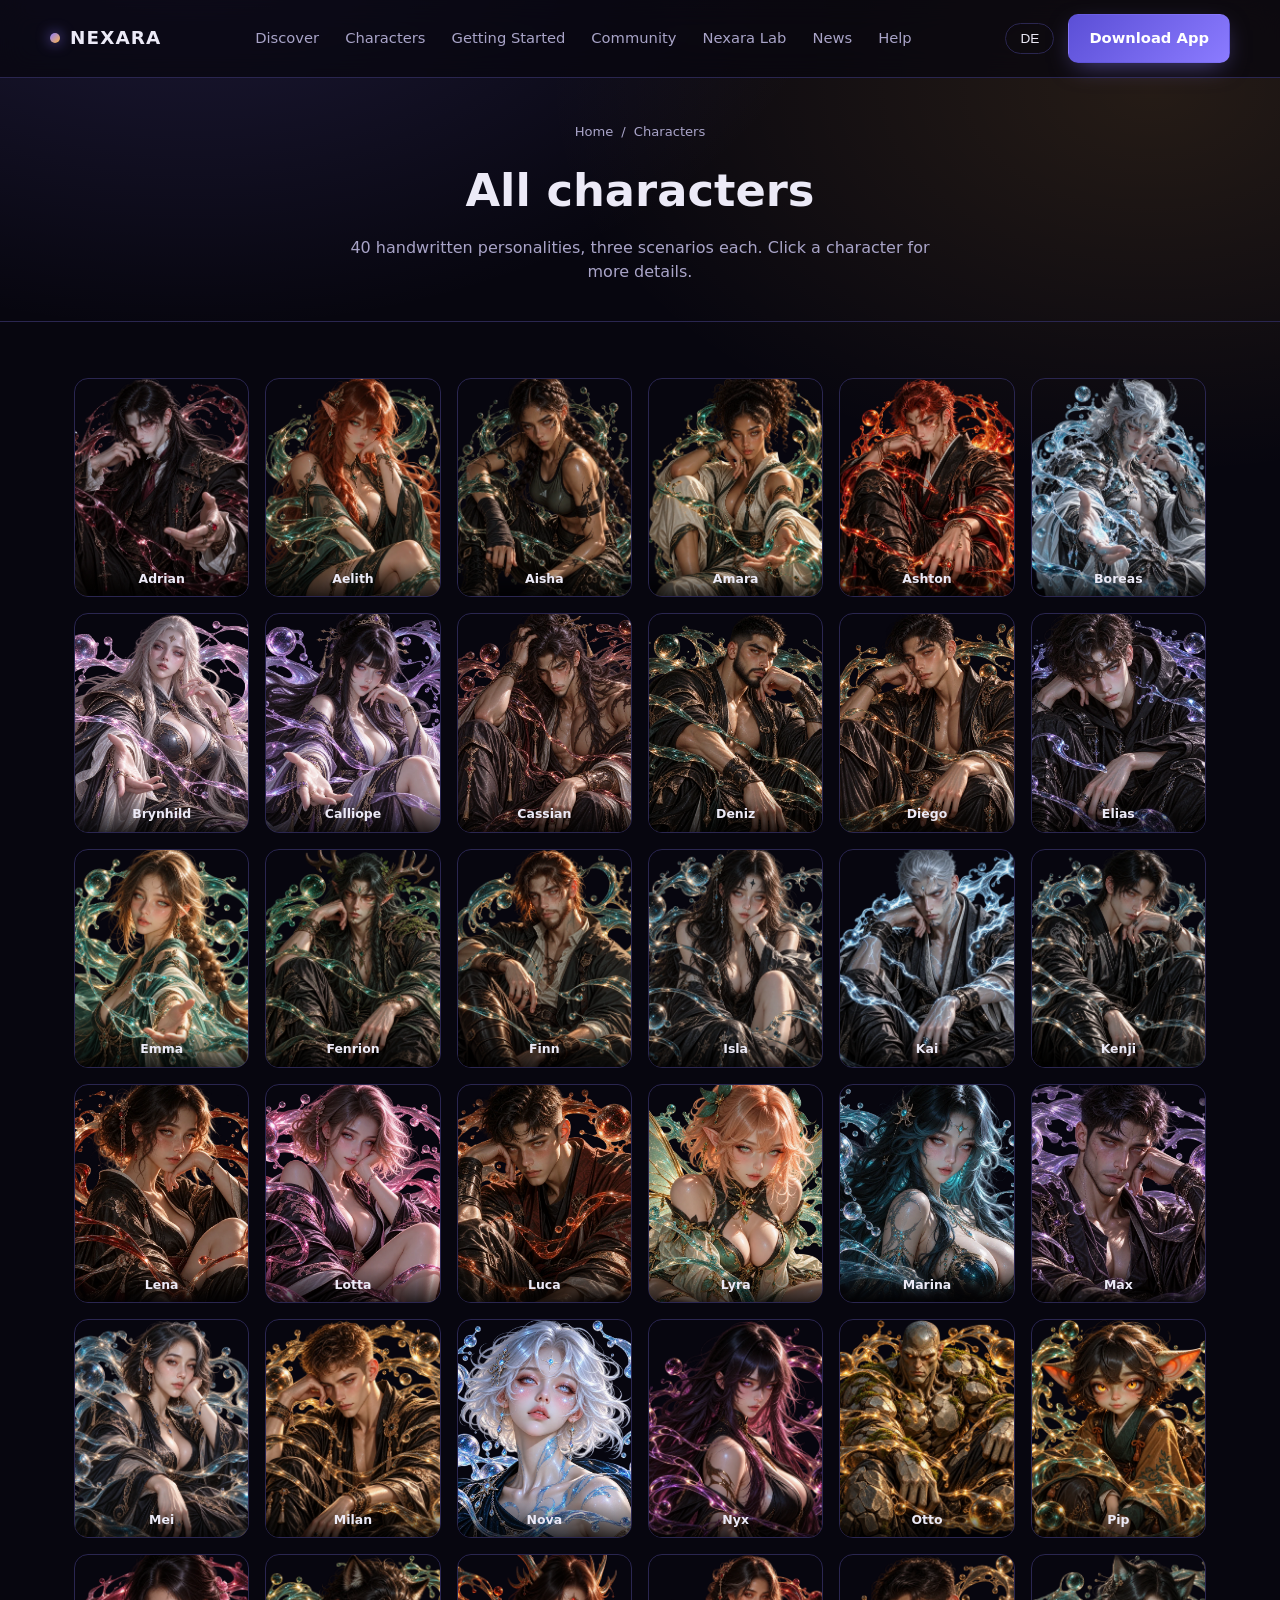
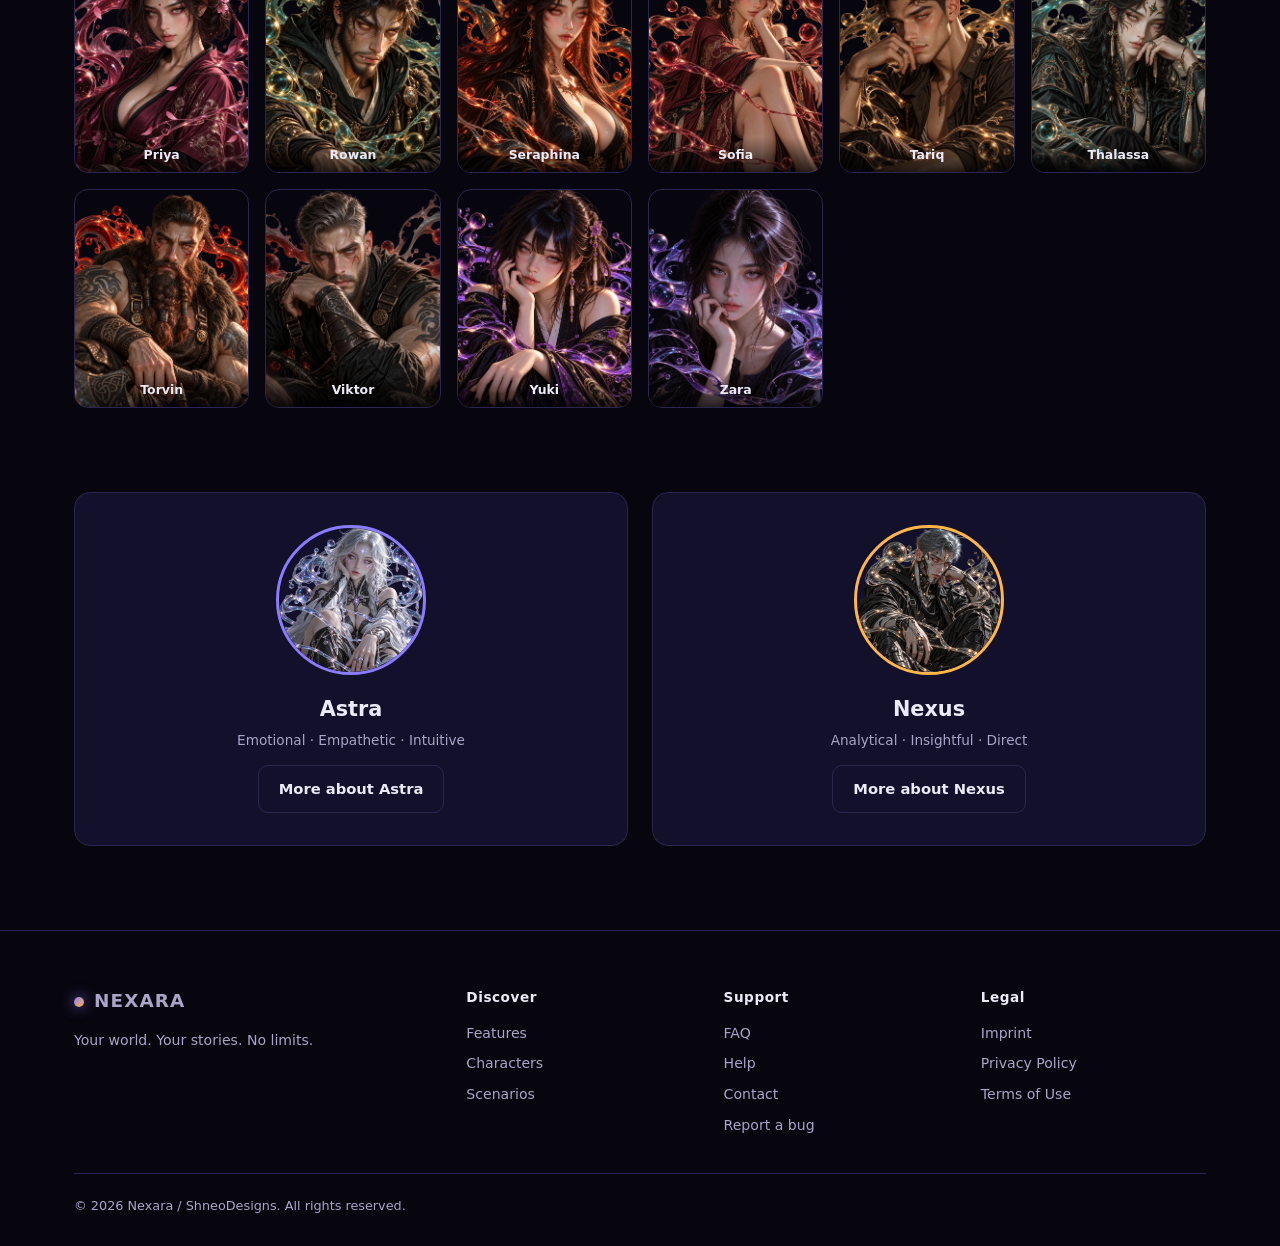
<file: charaktere.html>
<!DOCTYPE html>
<html lang="de">
<head>
<meta charset="UTF-8" />
<meta name="viewport" content="width=device-width, initial-scale=1.0" />
<title>Nexara — Alle Charaktere</title>
<meta name="description" content="Alle 40 Charaktere von Nexara KI Chat — jeder mit eigener Persönlichkeit und drei Szenarien." />
<link rel="canonical" href="https://braineatersunx3.github.io/nexara-website/charaktere.html" />
<link rel="icon" type="image/svg+xml" href="favicon.svg" />
<link rel="icon" type="image/png" sizes="32x32" href="favicon-32.png" />
<link rel="apple-touch-icon" href="apple-touch-icon.png" />
<meta property="og:type" content="website" />
<meta property="og:site_name" content="Nexara" />
<meta property="og:title" content="Nexara — Alle Charaktere" />
<meta property="og:description" content="Alle 40 Charaktere von Nexara KI Chat — jeder mit eigener Persönlichkeit und drei Szenarien." />
<meta property="og:url" content="https://braineatersunx3.github.io/nexara-website/charaktere.html" />
<meta property="og:image" content="https://braineatersunx3.github.io/nexara-website/assets/og-image.png" />
<meta property="og:image:width" content="1200" />
<meta property="og:image:height" content="630" />
<meta name="twitter:card" content="summary_large_image" />
<meta name="twitter:title" content="Nexara — Alle Charaktere" />
<meta name="twitter:description" content="Alle 40 Charaktere von Nexara KI Chat — jeder mit eigener Persönlichkeit und drei Szenarien." />
<meta name="twitter:image" content="https://braineatersunx3.github.io/nexara-website/assets/og-image.png" />
<link rel="stylesheet" href="style.css" />
</head>
<body>

<header>
  <div class="wrap nav">
    <a href="index.html#top" class="brand"><span class="dot"></span>NEXARA</a>
    <nav class="navlinks" id="navlinks">
      <a href="index.html#was-ist-nexara" data-i18n="nav_entdecken">Entdecken</a>
      <a href="charaktere.html" data-i18n="nav_charaktere">Charaktere</a>
      <a href="byok.html" data-i18n="nav_erstesch">Erste Schritte</a>
      <a href="community.html" data-i18n="nav_community">Community</a>
      <a href="community.html#lab" data-i18n="nav_lab">Nexara Lab</a>
      <a href="community.html#news" data-i18n="nav_news">News</a>
      <a href="hilfe.html" data-i18n="nav_hilfe">Hilfe</a>
    </nav>
    <div class="navright">
      <button class="langbtn" data-lang-toggle onclick="nexaraToggleLang()">EN</button>
      <a href="index.html#preis" class="btn btn-primary" data-i18n="nav_download">App herunterladen</a>
      <button class="burger" aria-label="Menu" onclick="document.getElementById('navlinks').classList.toggle('open')">☰</button>
    </div>
  </div>
</header>

<main>
  <section class="subhero">
    <div class="wrap">
      <div class="crumb">
        <a href="index.html" data-i18n="crumb_home">Start</a> / <span data-i18n="nav_charaktere">Charaktere</span>
      </div>
      <h1 data-i18n="charp_h">Alle Charaktere</h1>
      <p data-i18n="charp_lead">40 handgeschriebene Persönlichkeiten, je drei eigene Szenarien. Klicke auf einen Charakter für mehr Details.</p>
    </div>
  </section>

  <section class="section" style="padding-top:56px;">
    <div class="wrap">
      <div class="gallery gallery-full">
        <a href="character.html?c=adrian" class="gcard"><img src="assets/adrian.webp" alt="Adrian" /><div class="name">Adrian</div></a>
        <a href="character.html?c=aelith" class="gcard"><img src="assets/aelith.webp" alt="Aelith" /><div class="name">Aelith</div></a>
        <a href="character.html?c=aisha" class="gcard"><img src="assets/aisha.webp" alt="Aisha" /><div class="name">Aisha</div></a>
        <a href="character.html?c=amara" class="gcard"><img src="assets/amara.webp" alt="Amara" /><div class="name">Amara</div></a>
        <a href="character.html?c=ashton" class="gcard"><img src="assets/ashton.webp" alt="Ashton" /><div class="name">Ashton</div></a>
        <a href="character.html?c=boreas" class="gcard"><img src="assets/boreas.webp" alt="Boreas" /><div class="name">Boreas</div></a>
        <a href="character.html?c=brynhild" class="gcard"><img src="assets/brynhild.webp" alt="Brynhild" /><div class="name">Brynhild</div></a>
        <a href="character.html?c=calliope" class="gcard"><img src="assets/calliope.webp" alt="Calliope" /><div class="name">Calliope</div></a>
        <a href="character.html?c=cassian" class="gcard"><img src="assets/cassian.webp" alt="Cassian" /><div class="name">Cassian</div></a>
        <a href="character.html?c=deniz" class="gcard"><img src="assets/deniz.webp" alt="Deniz" /><div class="name">Deniz</div></a>
        <a href="character.html?c=diego" class="gcard"><img src="assets/diego.webp" alt="Diego" /><div class="name">Diego</div></a>
        <a href="character.html?c=elias" class="gcard"><img src="assets/elias.webp" alt="Elias" /><div class="name">Elias</div></a>
        <a href="character.html?c=emma" class="gcard"><img src="assets/emma.webp" alt="Emma" /><div class="name">Emma</div></a>
        <a href="character.html?c=fenrion" class="gcard"><img src="assets/fenrion.webp" alt="Fenrion" /><div class="name">Fenrion</div></a>
        <a href="character.html?c=finn" class="gcard"><img src="assets/finn.webp" alt="Finn" /><div class="name">Finn</div></a>
        <a href="character.html?c=isla" class="gcard"><img src="assets/isla.webp" alt="Isla" /><div class="name">Isla</div></a>
        <a href="character.html?c=kai" class="gcard"><img src="assets/kai.webp" alt="Kai" /><div class="name">Kai</div></a>
        <a href="character.html?c=kenji" class="gcard"><img src="assets/kenji.webp" alt="Kenji" /><div class="name">Kenji</div></a>
        <a href="character.html?c=lena" class="gcard"><img src="assets/lena.webp" alt="Lena" /><div class="name">Lena</div></a>
        <a href="character.html?c=lotta" class="gcard"><img src="assets/lotta.webp" alt="Lotta" /><div class="name">Lotta</div></a>
        <a href="character.html?c=luca" class="gcard"><img src="assets/luca.webp" alt="Luca" /><div class="name">Luca</div></a>
        <a href="character.html?c=lyra" class="gcard"><img src="assets/lyra.webp" alt="Lyra" /><div class="name">Lyra</div></a>
        <a href="character.html?c=marina" class="gcard"><img src="assets/marina.webp" alt="Marina" /><div class="name">Marina</div></a>
        <a href="character.html?c=max" class="gcard"><img src="assets/max.webp" alt="Max" /><div class="name">Max</div></a>
        <a href="character.html?c=mei" class="gcard"><img src="assets/mei.webp" alt="Mei" /><div class="name">Mei</div></a>
        <a href="character.html?c=milan" class="gcard"><img src="assets/milan.webp" alt="Milan" /><div class="name">Milan</div></a>
        <a href="character.html?c=nova" class="gcard"><img src="assets/nova.webp" alt="Nova" /><div class="name">Nova</div></a>
        <a href="character.html?c=nyx" class="gcard"><img src="assets/nyx.webp" alt="Nyx" /><div class="name">Nyx</div></a>
        <a href="character.html?c=otto" class="gcard"><img src="assets/otto.webp" alt="Otto" /><div class="name">Otto</div></a>
        <a href="character.html?c=pip" class="gcard"><img src="assets/pip.webp" alt="Pip" /><div class="name">Pip</div></a>
        <a href="character.html?c=priya" class="gcard"><img src="assets/priya.webp" alt="Priya" /><div class="name">Priya</div></a>
        <a href="character.html?c=rowan" class="gcard"><img src="assets/rowan.webp" alt="Rowan" /><div class="name">Rowan</div></a>
        <a href="character.html?c=seraphina" class="gcard"><img src="assets/seraphina.webp" alt="Seraphina" /><div class="name">Seraphina</div></a>
        <a href="character.html?c=sofia" class="gcard"><img src="assets/sofia.webp" alt="Sofia" /><div class="name">Sofia</div></a>
        <a href="character.html?c=tariq" class="gcard"><img src="assets/tariq.webp" alt="Tariq" /><div class="name">Tariq</div></a>
        <a href="character.html?c=thalassa" class="gcard"><img src="assets/thalassa.webp" alt="Thalassa" /><div class="name">Thalassa</div></a>
        <a href="character.html?c=torvin" class="gcard"><img src="assets/torvin.webp" alt="Torvin" /><div class="name">Torvin</div></a>
        <a href="character.html?c=viktor" class="gcard"><img src="assets/viktor.webp" alt="Viktor" /><div class="name">Viktor</div></a>
        <a href="character.html?c=yuki" class="gcard"><img src="assets/yuki.webp" alt="Yuki" /><div class="name">Yuki</div></a>
        <a href="character.html?c=zara" class="gcard"><img src="assets/zara.webp" alt="Zara" /><div class="name">Zara</div></a>
      </div>
    </div>
  </section>

  <section class="section" style="padding-top:0;">
    <div class="wrap">
      <div class="duo">
        <div class="duo-card astra">
          <img src="assets/astra.webp" alt="Astra" />
          <h3>Astra</h3>
          <div class="tag" data-i18n="astra_tag">Emotional · Empathisch · Intuitiv</div>
          <a href="astra.html" class="btn btn-ghost" data-i18n="duo_cta_astra">Mehr über Astra</a>
        </div>
        <div class="duo-card nexus">
          <img src="assets/nexus.webp" alt="Nexus" />
          <h3>Nexus</h3>
          <div class="tag" data-i18n="nexus_tag">Analytisch · Tiefgründig · Direkt</div>
          <a href="nexus.html" class="btn btn-ghost" data-i18n="duo_cta_nexus">Mehr über Nexus</a>
        </div>
      </div>
    </div>
  </section>
</main>

<footer>
  <div class="wrap">
    <div class="fgrid">
      <div>
        <div class="brand" style="margin-bottom:10px;"><span class="dot"></span>NEXARA</div>
        <p data-i18n="foot_tagline">Deine Welt. Deine Geschichten. Keine Grenzen.</p>
      </div>
      <div>
        <h5 data-i18n="foot_nav_h">Entdecken</h5>
        <ul>
          <li><a href="index.html#funktionen" data-i18n="foot_features">Features</a></li>
          <li><a href="charaktere.html" data-i18n="foot_characters">Charaktere</a></li>
          <li><a href="charaktere.html" data-i18n="foot_scenarios">Szenarien</a></li>
        </ul>
      </div>
      <div>
        <h5 data-i18n="foot_support_h">Support</h5>
        <ul>
          <li><a href="hilfe.html#faq" data-i18n="foot_faq">FAQ</a></li>
          <li><a href="hilfe.html" data-i18n="foot_help">Hilfe</a></li>
          <li><a href="mailto:shneodesigns@gmail.com" data-i18n="foot_contact">Kontakt</a></li>
          <li><a href="hilfe.html#melden" data-i18n="foot_bug">Fehler melden</a></li>
        </ul>
      </div>
      <div>
        <h5 data-i18n="foot_legal_h">Rechtliches</h5>
        <ul>
          <li><a href="https://braineatersunx3.github.io/nexara-legal/impressum.html" data-i18n="foot_impressum">Impressum</a></li>
          <li><a href="https://braineatersunx3.github.io/nexara-legal/datenschutz.html" data-i18n="foot_privacy">Datenschutz</a></li>
          <li><a href="https://braineatersunx3.github.io/nexara-legal/nutzungsbedingungen.html" data-i18n="foot_terms">Nutzungsbedingungen</a></li>
        </ul>
      </div>
    </div>
    <div class="fbottom">
      <span data-i18n="foot_rights">© 2026 Nexara / ShneoDesigns. Alle Rechte vorbehalten.</span>
    </div>
  </div>
</footer>

<script src="i18n.js"></script>
<script>
  document.getElementById('navlinks').querySelectorAll('a').forEach(function(a){
    a.addEventListener('click', function(){
      document.getElementById('navlinks').classList.remove('open');
    });
  });
</script>
</body>
</html>
</file>
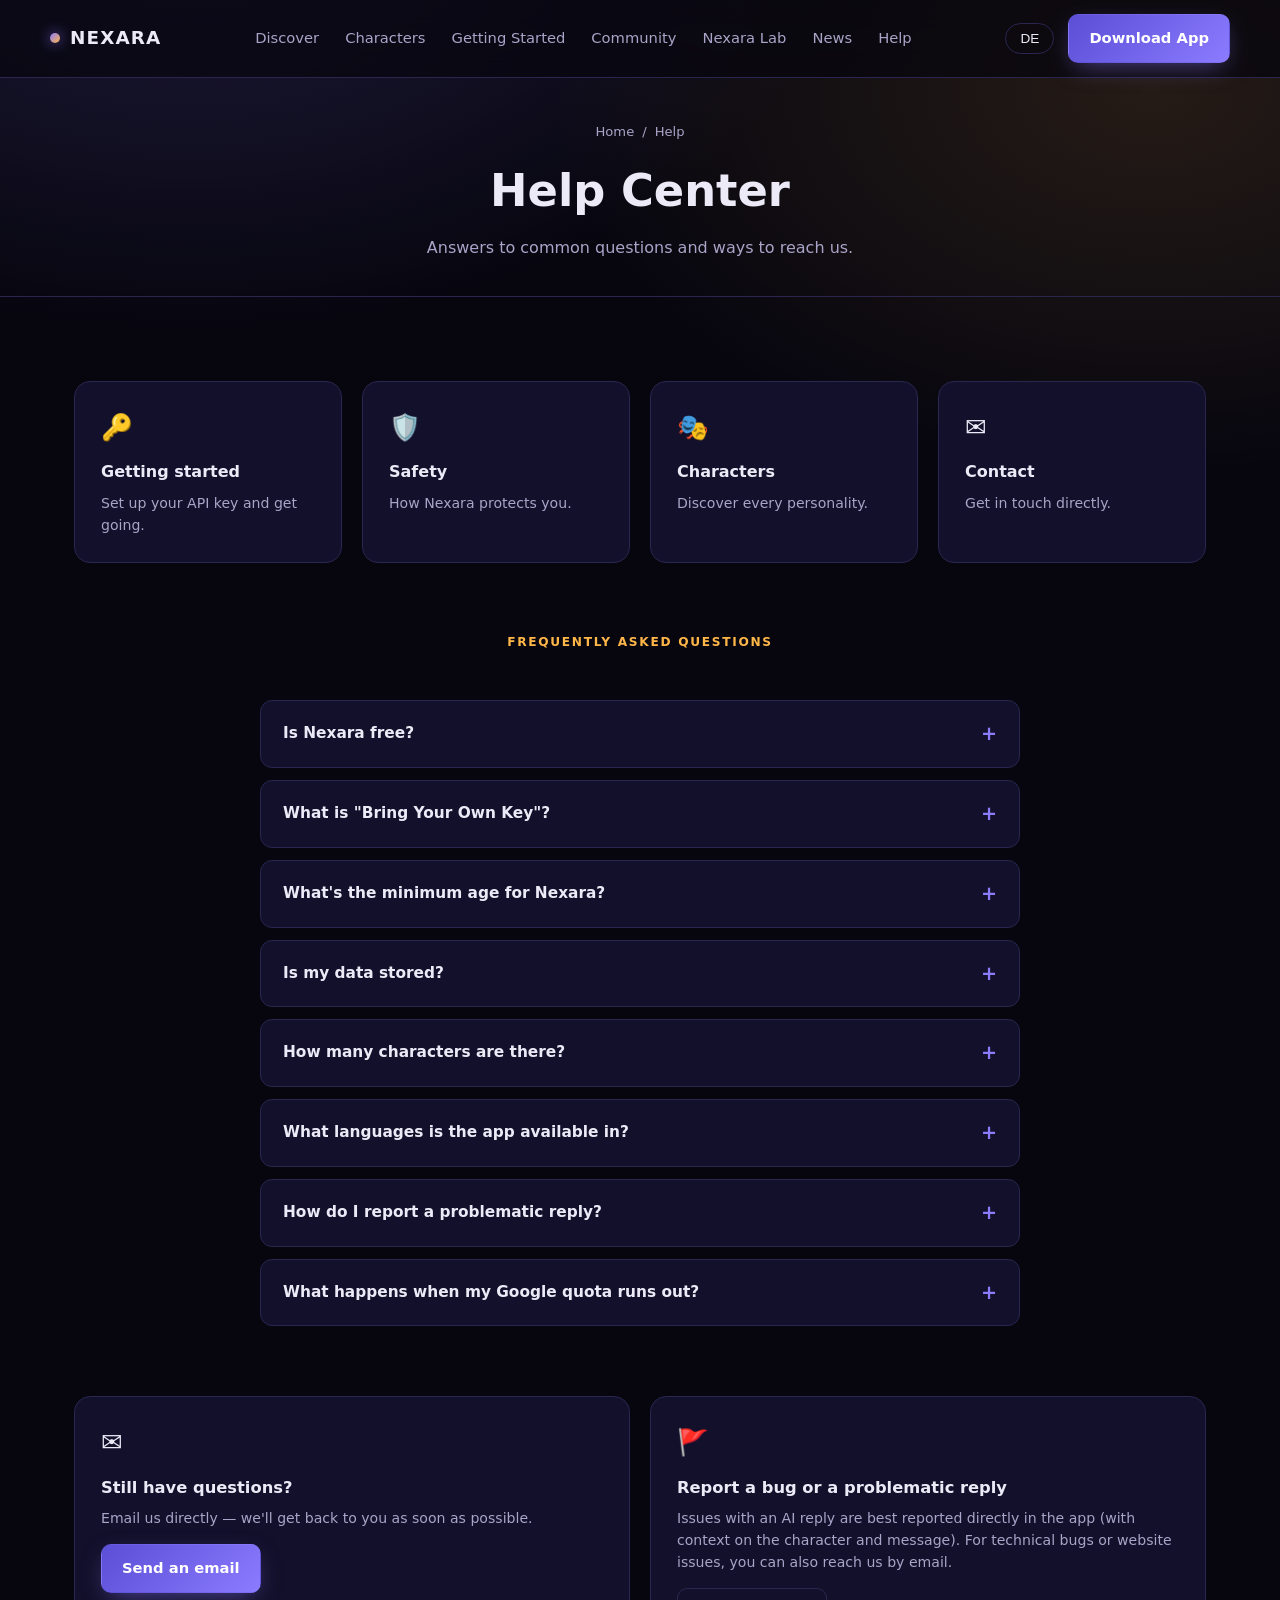
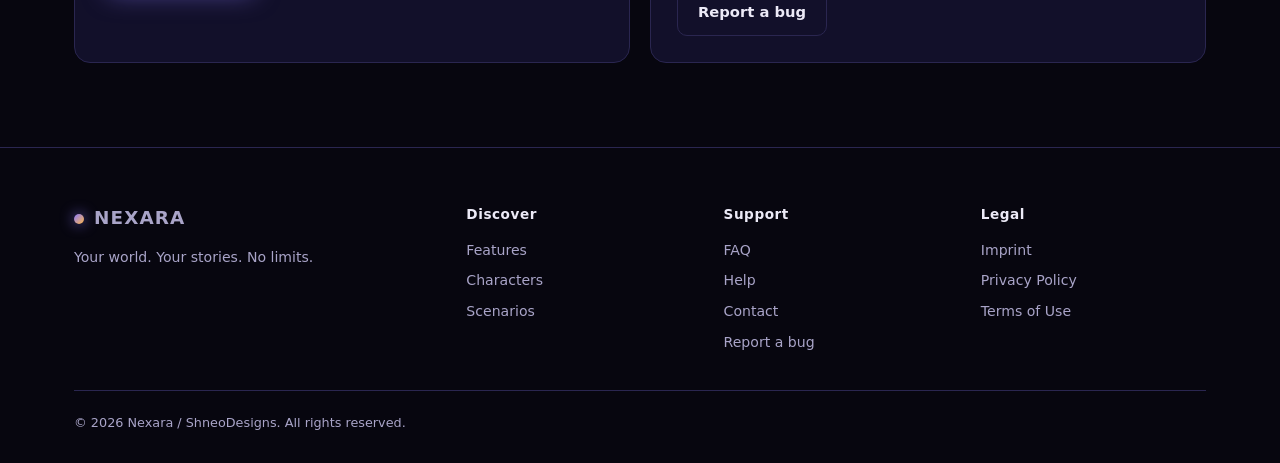
<file: hilfe.html>
<!DOCTYPE html>
<html lang="de">
<head>
<meta charset="UTF-8" />
<meta name="viewport" content="width=device-width, initial-scale=1.0" />
<title>Nexara — Hilfe</title>
<meta name="description" content="Hilfe-Center und häufig gestellte Fragen zu Nexara KI Chat." />
<link rel="canonical" href="https://braineatersunx3.github.io/nexara-website/hilfe.html" />
<link rel="icon" type="image/svg+xml" href="favicon.svg" />
<link rel="icon" type="image/png" sizes="32x32" href="favicon-32.png" />
<link rel="apple-touch-icon" href="apple-touch-icon.png" />
<meta property="og:type" content="website" />
<meta property="og:site_name" content="Nexara" />
<meta property="og:title" content="Nexara — Hilfe" />
<meta property="og:description" content="Hilfe-Center und häufig gestellte Fragen zu Nexara KI Chat." />
<meta property="og:url" content="https://braineatersunx3.github.io/nexara-website/hilfe.html" />
<meta property="og:image" content="https://braineatersunx3.github.io/nexara-website/assets/og-image.png" />
<meta property="og:image:width" content="1200" />
<meta property="og:image:height" content="630" />
<meta name="twitter:card" content="summary_large_image" />
<meta name="twitter:title" content="Nexara — Hilfe" />
<meta name="twitter:description" content="Hilfe-Center und häufig gestellte Fragen zu Nexara KI Chat." />
<meta name="twitter:image" content="https://braineatersunx3.github.io/nexara-website/assets/og-image.png" />
<link rel="stylesheet" href="style.css" />
</head>
<body>

<header>
  <div class="wrap nav">
    <a href="index.html#top" class="brand"><span class="dot"></span>NEXARA</a>
    <nav class="navlinks" id="navlinks">
      <a href="index.html#was-ist-nexara" data-i18n="nav_entdecken">Entdecken</a>
      <a href="charaktere.html" data-i18n="nav_charaktere">Charaktere</a>
      <a href="byok.html" data-i18n="nav_erstesch">Erste Schritte</a>
      <a href="community.html" data-i18n="nav_community">Community</a>
      <a href="community.html#lab" data-i18n="nav_lab">Nexara Lab</a>
      <a href="community.html#news" data-i18n="nav_news">News</a>
      <a href="hilfe.html" data-i18n="nav_hilfe">Hilfe</a>
    </nav>
    <div class="navright">
      <button class="langbtn" data-lang-toggle onclick="nexaraToggleLang()">EN</button>
      <a href="index.html#preis" class="btn btn-primary" data-i18n="nav_download">App herunterladen</a>
      <button class="burger" aria-label="Menu" onclick="document.getElementById('navlinks').classList.toggle('open')">☰</button>
    </div>
  </div>
</header>

<main>
  <section class="subhero">
    <div class="wrap">
      <div class="crumb">
        <a href="index.html" data-i18n="crumb_home">Start</a> / <span data-i18n="nav_hilfe">Hilfe</span>
      </div>
      <h1 data-i18n="help_h">Hilfe-Center</h1>
      <p data-i18n="help_lead">Antworten auf häufige Fragen und Wege, uns zu erreichen.</p>
    </div>
  </section>

  <section class="section">
    <div class="wrap">
      <div class="cards4" style="margin-bottom:70px;">
        <a href="byok.html" class="topic-card">
          <div class="ic">🔑</div>
          <h4 data-i18n="help_topic1_h">Erste Schritte</h4>
          <p data-i18n="help_topic1_p">API-Key einrichten und loslegen.</p>
        </a>
        <a href="sicherheit.html" class="topic-card">
          <div class="ic">🛡️</div>
          <h4 data-i18n="help_topic2_h">Sicherheit</h4>
          <p data-i18n="help_topic2_p">Wie Nexara dich schützt.</p>
        </a>
        <a href="charaktere.html" class="topic-card">
          <div class="ic">🎭</div>
          <h4 data-i18n="help_topic3_h">Charaktere</h4>
          <p data-i18n="help_topic3_p">Alle Persönlichkeiten entdecken.</p>
        </a>
        <a href="mailto:shneodesigns@gmail.com" class="topic-card">
          <div class="ic">✉️</div>
          <h4 data-i18n="help_topic4_h">Kontakt</h4>
          <p data-i18n="help_topic4_p">Direkt Kontakt aufnehmen.</p>
        </a>
      </div>

      <div class="section-head" id="faq">
        <div class="kicker" data-i18n="faq_h">Häufig gestellte Fragen</div>
      </div>
      <div class="faq" style="margin-bottom:70px;">
        <div class="faq-item">
          <div class="faq-q"><span data-i18n="faq_q1">Ist Nexara kostenlos?</span><span class="plus">+</span></div>
          <div class="faq-a"><div class="faq-a-inner" data-i18n="faq_a1">…</div></div>
        </div>
        <div class="faq-item">
          <div class="faq-q"><span data-i18n="faq_q2">Was ist „Bring Your Own Key\"?</span><span class="plus">+</span></div>
          <div class="faq-a"><div class="faq-a-inner" data-i18n="faq_a2">…</div></div>
        </div>
        <div class="faq-item">
          <div class="faq-q"><span data-i18n="faq_q3">Ab welchem Alter ist Nexara geeignet?</span><span class="plus">+</span></div>
          <div class="faq-a"><div class="faq-a-inner" data-i18n="faq_a3">…</div></div>
        </div>
        <div class="faq-item">
          <div class="faq-q"><span data-i18n="faq_q4">Werden meine Daten gespeichert?</span><span class="plus">+</span></div>
          <div class="faq-a"><div class="faq-a-inner" data-i18n="faq_a4">…</div></div>
        </div>
        <div class="faq-item">
          <div class="faq-q"><span data-i18n="faq_q5">Wie viele Charaktere gibt es?</span><span class="plus">+</span></div>
          <div class="faq-a"><div class="faq-a-inner" data-i18n="faq_a5">…</div></div>
        </div>
        <div class="faq-item">
          <div class="faq-q"><span data-i18n="faq_q6">In welchen Sprachen ist die App verfügbar?</span><span class="plus">+</span></div>
          <div class="faq-a"><div class="faq-a-inner" data-i18n="faq_a6">…</div></div>
        </div>
        <div class="faq-item">
          <div class="faq-q"><span data-i18n="faq_q7">Wie melde ich eine problematische Antwort?</span><span class="plus">+</span></div>
          <div class="faq-a"><div class="faq-a-inner" data-i18n="faq_a7">…</div></div>
        </div>
        <div class="faq-item">
          <div class="faq-q"><span data-i18n="faq_q8">Was passiert, wenn mein Google-Kontingent aufgebraucht ist?</span><span class="plus">+</span></div>
          <div class="faq-a"><div class="faq-a-inner" data-i18n="faq_a8">…</div></div>
        </div>
      </div>

      <div class="cards2" id="melden">
        <div class="card">
          <div class="ic">✉️</div>
          <h4 data-i18n="help_contact_h">Noch Fragen?</h4>
          <p data-i18n="help_contact_p">Schreib uns direkt per E-Mail — wir melden uns so schnell wie möglich zurück.</p>
          <a href="mailto:shneodesigns@gmail.com" class="btn btn-primary" style="margin-top:14px;" data-i18n="help_contact_cta">E-Mail schreiben</a>
        </div>
        <div class="card">
          <div class="ic">🚩</div>
          <h4 data-i18n="help_bug_h">Fehler oder problematische Antwort melden</h4>
          <p data-i18n="help_bug_p">Probleme mit einer KI-Antwort meldest du am besten direkt in der App. Für technische Fehler erreichst du uns per E-Mail.</p>
          <a href="mailto:shneodesigns@gmail.com" class="btn btn-ghost" style="margin-top:14px;" data-i18n="foot_bug">Fehler melden</a>
        </div>
      </div>
    </div>
  </section>
</main>

<footer>
  <div class="wrap">
    <div class="fgrid">
      <div>
        <div class="brand" style="margin-bottom:10px;"><span class="dot"></span>NEXARA</div>
        <p data-i18n="foot_tagline">Deine Welt. Deine Geschichten. Keine Grenzen.</p>
      </div>
      <div>
        <h5 data-i18n="foot_nav_h">Entdecken</h5>
        <ul>
          <li><a href="index.html#funktionen" data-i18n="foot_features">Features</a></li>
          <li><a href="charaktere.html" data-i18n="foot_characters">Charaktere</a></li>
          <li><a href="charaktere.html" data-i18n="foot_scenarios">Szenarien</a></li>
        </ul>
      </div>
      <div>
        <h5 data-i18n="foot_support_h">Support</h5>
        <ul>
          <li><a href="hilfe.html#faq" data-i18n="foot_faq">FAQ</a></li>
          <li><a href="hilfe.html" data-i18n="foot_help">Hilfe</a></li>
          <li><a href="mailto:shneodesigns@gmail.com" data-i18n="foot_contact">Kontakt</a></li>
          <li><a href="hilfe.html#melden" data-i18n="foot_bug">Fehler melden</a></li>
        </ul>
      </div>
      <div>
        <h5 data-i18n="foot_legal_h">Rechtliches</h5>
        <ul>
          <li><a href="https://braineatersunx3.github.io/nexara-legal/impressum.html" data-i18n="foot_impressum">Impressum</a></li>
          <li><a href="https://braineatersunx3.github.io/nexara-legal/datenschutz.html" data-i18n="foot_privacy">Datenschutz</a></li>
          <li><a href="https://braineatersunx3.github.io/nexara-legal/nutzungsbedingungen.html" data-i18n="foot_terms">Nutzungsbedingungen</a></li>
        </ul>
      </div>
    </div>
    <div class="fbottom">
      <span data-i18n="foot_rights">© 2026 Nexara / ShneoDesigns. Alle Rechte vorbehalten.</span>
    </div>
  </div>
</footer>

<script src="i18n.js"></script>
<script>
  document.getElementById('navlinks').querySelectorAll('a').forEach(function(a){
    a.addEventListener('click', function(){
      document.getElementById('navlinks').classList.remove('open');
    });
  });
  document.querySelectorAll('.faq-q').forEach(function(q){
    q.addEventListener('click', function(){
      q.parentElement.classList.toggle('open');
    });
  });
  // Auto-open FAQ / scroll to #melden if the URL has that hash
  if (window.location.hash) {
    var target = document.querySelector(window.location.hash);
    if (target) setTimeout(function(){ target.scrollIntoView({behavior:'smooth'}); }, 100);
  }
</script>
</body>
</html>
</file>
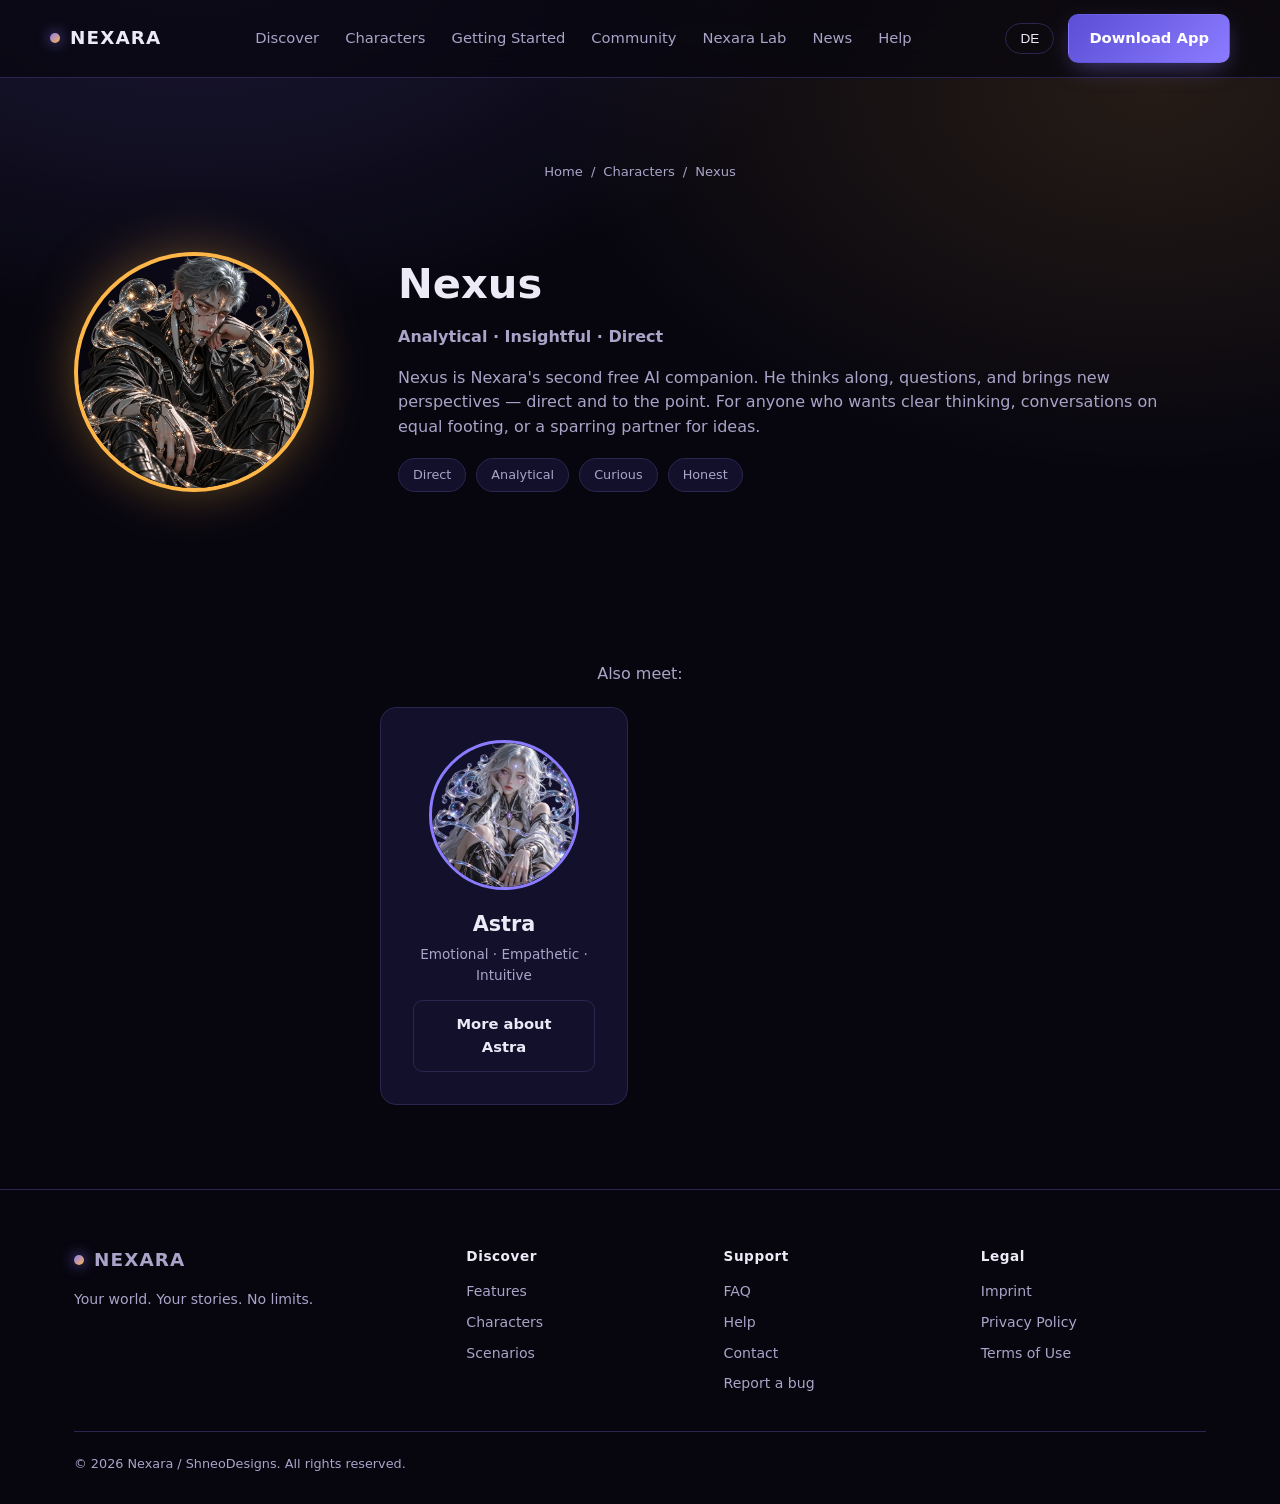
<file: nexus.html>
<!DOCTYPE html>
<html lang="de">
<head>
<meta charset="UTF-8" />
<meta name="viewport" content="width=device-width, initial-scale=1.0" />
<title>Nexara — Nexus</title>
<meta name="description" content="Nexus — dein analytischer, freier KI-Gesprächspartner in Nexara." />
<link rel="canonical" href="https://braineatersunx3.github.io/nexara-website/nexus.html" />
<link rel="icon" type="image/svg+xml" href="favicon.svg" />
<link rel="icon" type="image/png" sizes="32x32" href="favicon-32.png" />
<link rel="apple-touch-icon" href="apple-touch-icon.png" />
<meta property="og:type" content="website" />
<meta property="og:site_name" content="Nexara" />
<meta property="og:title" content="Nexara — Nexus" />
<meta property="og:description" content="Nexus — dein analytischer, freier KI-Gesprächspartner in Nexara." />
<meta property="og:url" content="https://braineatersunx3.github.io/nexara-website/nexus.html" />
<meta property="og:image" content="https://braineatersunx3.github.io/nexara-website/assets/og-image.png" />
<meta property="og:image:width" content="1200" />
<meta property="og:image:height" content="630" />
<meta name="twitter:card" content="summary_large_image" />
<meta name="twitter:title" content="Nexara — Nexus" />
<meta name="twitter:description" content="Nexus — dein analytischer, freier KI-Gesprächspartner in Nexara." />
<meta name="twitter:image" content="https://braineatersunx3.github.io/nexara-website/assets/og-image.png" />
<link rel="stylesheet" href="style.css" />
</head>
<body>

<header>
  <div class="wrap nav">
    <a href="index.html#top" class="brand"><span class="dot"></span>NEXARA</a>
    <nav class="navlinks" id="navlinks">
      <a href="index.html#was-ist-nexara" data-i18n="nav_entdecken">Entdecken</a>
      <a href="charaktere.html" data-i18n="nav_charaktere">Charaktere</a>
      <a href="byok.html" data-i18n="nav_erstesch">Erste Schritte</a>
      <a href="community.html" data-i18n="nav_community">Community</a>
      <a href="community.html#lab" data-i18n="nav_lab">Nexara Lab</a>
      <a href="community.html#news" data-i18n="nav_news">News</a>
      <a href="hilfe.html" data-i18n="nav_hilfe">Hilfe</a>
    </nav>
    <div class="navright">
      <button class="langbtn" data-lang-toggle onclick="nexaraToggleLang()">EN</button>
      <a href="index.html#preis" class="btn btn-primary" data-i18n="nav_download">App herunterladen</a>
      <button class="burger" aria-label="Menu" onclick="document.getElementById('navlinks').classList.toggle('open')">☰</button>
    </div>
  </div>
</header>

<main>
  <section class="section" style="padding-bottom:0;">
    <div class="wrap">
      <div class="crumb">
        <a href="index.html" data-i18n="crumb_home">Start</a> / <a href="charaktere.html" data-i18n="nav_charaktere">Charaktere</a> / <span>Nexus</span>
      </div>
      <div class="profile-hero nexus">
        <img src="assets/nexus.webp" alt="Nexus" />
        <div>
          <h1>Nexus</h1>
          <div class="tag" data-i18n="profile_nexus_tag">Analytisch · Tiefgründig · Direkt</div>
          <p data-i18n="profile_nexus_bio">Nexus ist der zweite freie KI-Gesprächspartner in Nexara …</p>
          <div class="trait-row">
            <span class="trait" data-i18n="profile_nexus_trait1">Direkt</span>
            <span class="trait" data-i18n="profile_nexus_trait2">Analytisch</span>
            <span class="trait" data-i18n="profile_nexus_trait3">Neugierig</span>
            <span class="trait" data-i18n="profile_nexus_trait4">Ehrlich</span>
          </div>
        </div>
      </div>
    </div>
  </section>

  <section class="section">
    <div class="wrap">
      <div class="center">
        <p style="color:var(--text-dim);margin-bottom:20px;" data-i18n="profile_cta_other">Auch kennenlernen:</p>
        <div class="duo" style="max-width:520px;margin:0 auto;">
          <div class="duo-card astra">
            <img src="assets/astra.webp" alt="Astra" />
            <h3>Astra</h3>
            <div class="tag" data-i18n="astra_tag">Emotional · Empathisch · Intuitiv</div>
            <a href="astra.html" class="btn btn-ghost" data-i18n="duo_cta_astra">Mehr über Astra</a>
          </div>
        </div>
      </div>
    </div>
  </section>
</main>

<footer>
  <div class="wrap">
    <div class="fgrid">
      <div>
        <div class="brand" style="margin-bottom:10px;"><span class="dot"></span>NEXARA</div>
        <p data-i18n="foot_tagline">Deine Welt. Deine Geschichten. Keine Grenzen.</p>
      </div>
      <div>
        <h5 data-i18n="foot_nav_h">Entdecken</h5>
        <ul>
          <li><a href="index.html#funktionen" data-i18n="foot_features">Features</a></li>
          <li><a href="charaktere.html" data-i18n="foot_characters">Charaktere</a></li>
          <li><a href="charaktere.html" data-i18n="foot_scenarios">Szenarien</a></li>
        </ul>
      </div>
      <div>
        <h5 data-i18n="foot_support_h">Support</h5>
        <ul>
          <li><a href="hilfe.html#faq" data-i18n="foot_faq">FAQ</a></li>
          <li><a href="hilfe.html" data-i18n="foot_help">Hilfe</a></li>
          <li><a href="mailto:shneodesigns@gmail.com" data-i18n="foot_contact">Kontakt</a></li>
          <li><a href="hilfe.html#melden" data-i18n="foot_bug">Fehler melden</a></li>
        </ul>
      </div>
      <div>
        <h5 data-i18n="foot_legal_h">Rechtliches</h5>
        <ul>
          <li><a href="https://braineatersunx3.github.io/nexara-legal/impressum.html" data-i18n="foot_impressum">Impressum</a></li>
          <li><a href="https://braineatersunx3.github.io/nexara-legal/datenschutz.html" data-i18n="foot_privacy">Datenschutz</a></li>
          <li><a href="https://braineatersunx3.github.io/nexara-legal/nutzungsbedingungen.html" data-i18n="foot_terms">Nutzungsbedingungen</a></li>
        </ul>
      </div>
    </div>
    <div class="fbottom">
      <span data-i18n="foot_rights">© 2026 Nexara / ShneoDesigns. Alle Rechte vorbehalten.</span>
    </div>
  </div>
</footer>

<script src="i18n.js"></script>
<script>
  document.getElementById('navlinks').querySelectorAll('a').forEach(function(a){
    a.addEventListener('click', function(){
      document.getElementById('navlinks').classList.remove('open');
    });
  });
</script>
</body>
</html>
</file>
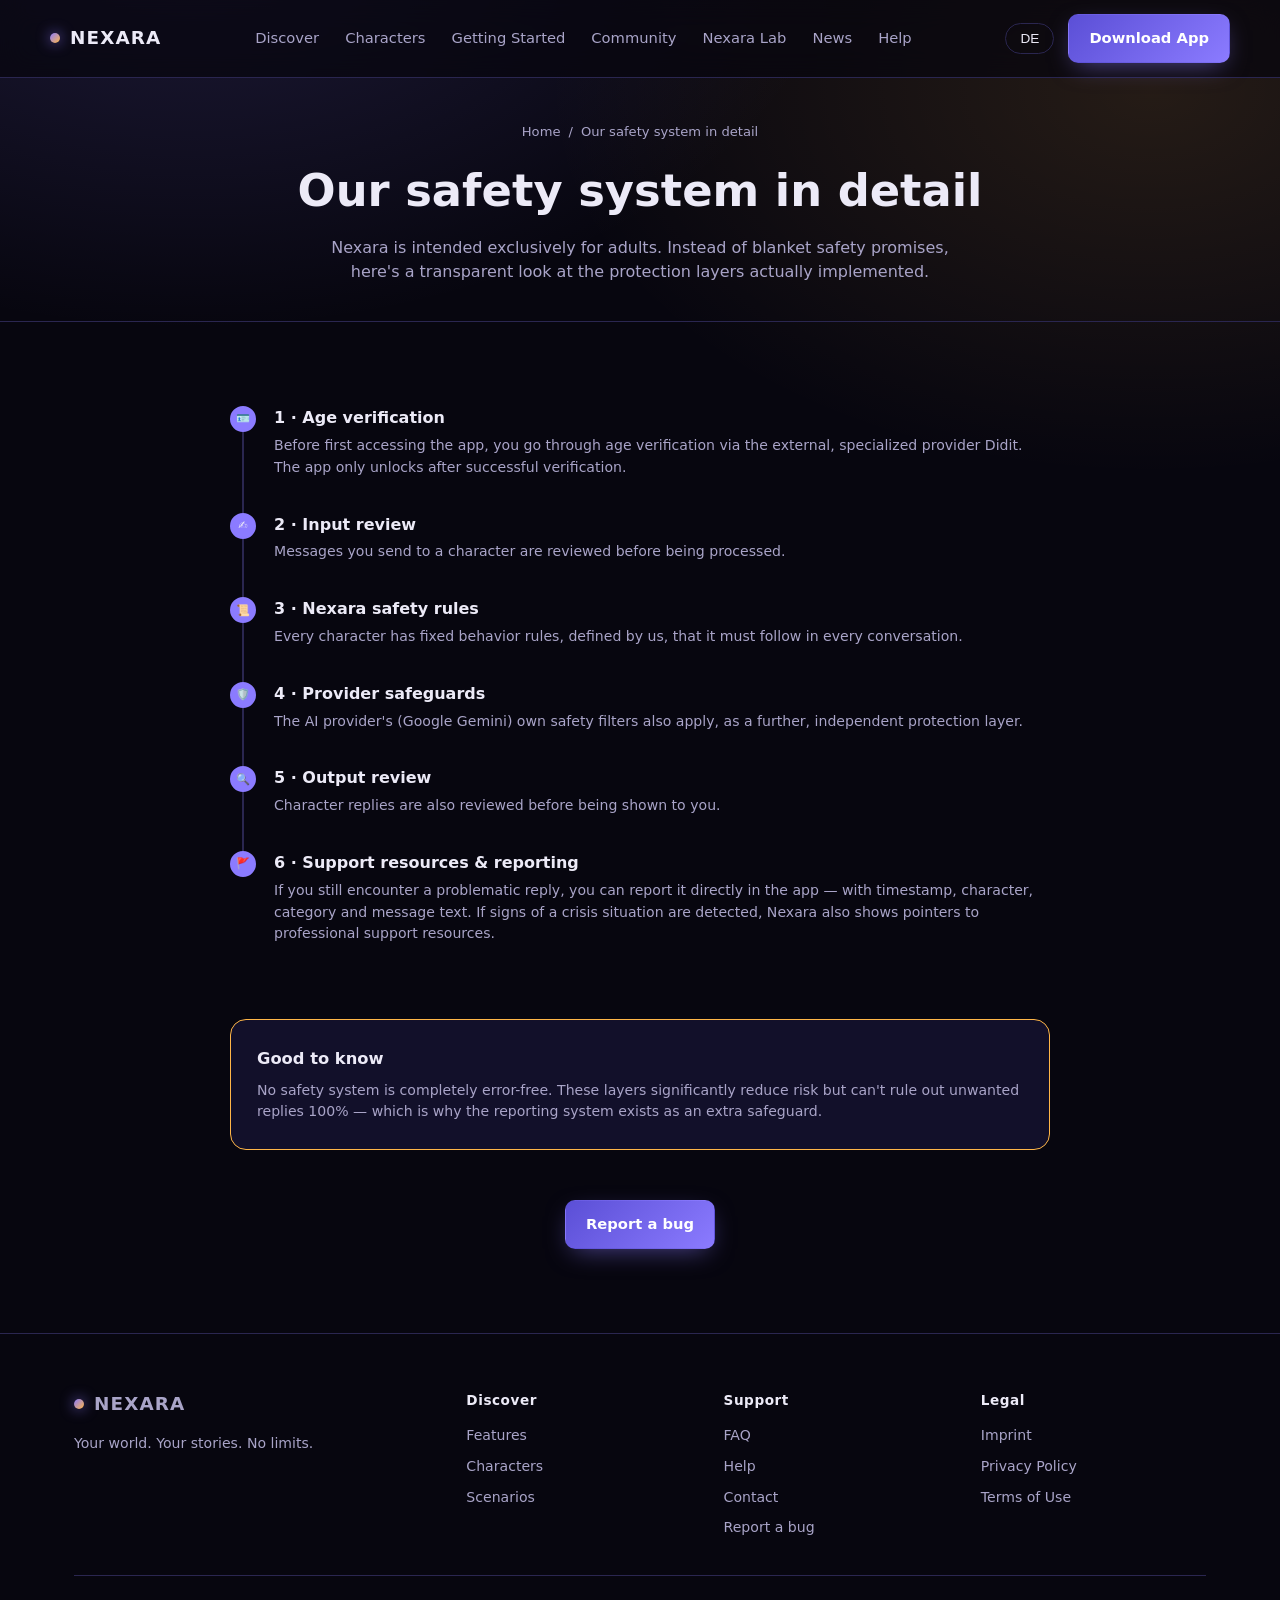
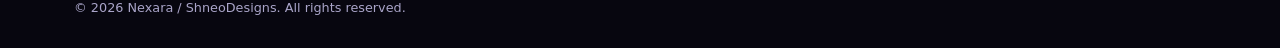
<file: sicherheit.html>
<!DOCTYPE html>
<html lang="de">
<head>
<meta charset="UTF-8" />
<meta name="viewport" content="width=device-width, initial-scale=1.0" />
<title>Nexara — Sicherheit</title>
<meta name="description" content="Wie Nexara dich schützt — alle Sicherheitsebenen im Detail." />
<link rel="canonical" href="https://braineatersunx3.github.io/nexara-website/sicherheit.html" />
<link rel="icon" type="image/svg+xml" href="favicon.svg" />
<link rel="icon" type="image/png" sizes="32x32" href="favicon-32.png" />
<link rel="apple-touch-icon" href="apple-touch-icon.png" />
<meta property="og:type" content="website" />
<meta property="og:site_name" content="Nexara" />
<meta property="og:title" content="Nexara — Sicherheit" />
<meta property="og:description" content="Wie Nexara dich schützt — alle Sicherheitsebenen im Detail." />
<meta property="og:url" content="https://braineatersunx3.github.io/nexara-website/sicherheit.html" />
<meta property="og:image" content="https://braineatersunx3.github.io/nexara-website/assets/og-image.png" />
<meta property="og:image:width" content="1200" />
<meta property="og:image:height" content="630" />
<meta name="twitter:card" content="summary_large_image" />
<meta name="twitter:title" content="Nexara — Sicherheit" />
<meta name="twitter:description" content="Wie Nexara dich schützt — alle Sicherheitsebenen im Detail." />
<meta name="twitter:image" content="https://braineatersunx3.github.io/nexara-website/assets/og-image.png" />
<link rel="stylesheet" href="style.css" />
</head>
<body>

<header>
  <div class="wrap nav">
    <a href="index.html#top" class="brand"><span class="dot"></span>NEXARA</a>
    <nav class="navlinks" id="navlinks">
      <a href="index.html#was-ist-nexara" data-i18n="nav_entdecken">Entdecken</a>
      <a href="charaktere.html" data-i18n="nav_charaktere">Charaktere</a>
      <a href="byok.html" data-i18n="nav_erstesch">Erste Schritte</a>
      <a href="community.html" data-i18n="nav_community">Community</a>
      <a href="community.html#lab" data-i18n="nav_lab">Nexara Lab</a>
      <a href="community.html#news" data-i18n="nav_news">News</a>
      <a href="hilfe.html" data-i18n="nav_hilfe">Hilfe</a>
    </nav>
    <div class="navright">
      <button class="langbtn" data-lang-toggle onclick="nexaraToggleLang()">EN</button>
      <a href="index.html#preis" class="btn btn-primary" data-i18n="nav_download">App herunterladen</a>
      <button class="burger" aria-label="Menu" onclick="document.getElementById('navlinks').classList.toggle('open')">☰</button>
    </div>
  </div>
</header>

<main>
  <section class="subhero">
    <div class="wrap">
      <div class="crumb">
        <a href="index.html" data-i18n="crumb_home">Start</a> / <span data-i18n="secp_h">Sicherheit</span>
      </div>
      <h1 data-i18n="secp_h">Unser Sicherheitssystem im Detail</h1>
      <p data-i18n="secp_lead">Nexara richtet sich ausschließlich an Erwachsene. Statt pauschaler Sicherheitsversprechen zeigen wir hier transparent, welche Schutzebenen tatsächlich implementiert sind.</p>
    </div>
  </section>

  <section class="section">
    <div class="wrap">
      <div class="timeline" style="max-width:820px;">
        <div class="tl-item done">
          <div class="tl-dot">🪪</div>
          <div class="tl-body">
            <h4 data-i18n="secp_1_h">1 · Altersprüfung</h4>
            <p data-i18n="secp_1_p">Vor dem ersten Zugang zur App durchläufst du eine Altersverifikation über den externen, spezialisierten Anbieter Didit.</p>
          </div>
        </div>
        <div class="tl-item done">
          <div class="tl-dot">✍️</div>
          <div class="tl-body">
            <h4 data-i18n="secp_2_h">2 · Eingabeprüfung</h4>
            <p data-i18n="secp_2_p">Nachrichten, die du an einen Charakter sendest, durchlaufen eine Prüfung, bevor sie verarbeitet werden.</p>
          </div>
        </div>
        <div class="tl-item done">
          <div class="tl-dot">📜</div>
          <div class="tl-body">
            <h4 data-i18n="secp_3_h">3 · Nexara-Sicherheitsregeln</h4>
            <p data-i18n="secp_3_p">Jeder Charakter erhält feste, von uns definierte Verhaltensregeln.</p>
          </div>
        </div>
        <div class="tl-item done">
          <div class="tl-dot">🛡️</div>
          <div class="tl-body">
            <h4 data-i18n="secp_4_h">4 · Provider-Schutzmechanismen</h4>
            <p data-i18n="secp_4_p">Zusätzlich greifen die eigenen Sicherheitsfilter des KI-Anbieters (Google Gemini).</p>
          </div>
        </div>
        <div class="tl-item done">
          <div class="tl-dot">🔍</div>
          <div class="tl-body">
            <h4 data-i18n="secp_5_h">5 · Ausgabeprüfung</h4>
            <p data-i18n="secp_5_p">Auch die Antworten der Charaktere werden geprüft, bevor sie dir angezeigt werden.</p>
          </div>
        </div>
        <div class="tl-item done">
          <div class="tl-dot">🚩</div>
          <div class="tl-body">
            <h4 data-i18n="secp_6_h">6 · Hilfsangebote & Meldesystem</h4>
            <p data-i18n="secp_6_p">Du kannst problematische Antworten direkt in der App melden. Bei Anzeichen einer Krisensituation zeigt Nexara zusätzlich Hinweise auf professionelle Hilfsangebote.</p>
          </div>
        </div>
      </div>

      <div class="card" style="max-width:820px;margin:40px auto 0;border-color:var(--nexus);">
        <h4 data-i18n="secp_note_h">Wichtig zu wissen</h4>
        <p data-i18n="secp_note_p">Kein Sicherheitssystem ist absolut fehlerfrei. Diese Schutzebenen reduzieren Risiken erheblich, können aber unerwünschte Antworten nicht zu 100&nbsp;% ausschließen — deshalb das Meldesystem als zusätzliche Sicherung.</p>
      </div>

      <div class="center" style="margin-top:50px;">
        <a href="hilfe.html#melden" class="btn btn-primary" data-i18n="foot_bug">Fehler melden</a>
      </div>
    </div>
  </section>
</main>

<footer>
  <div class="wrap">
    <div class="fgrid">
      <div>
        <div class="brand" style="margin-bottom:10px;"><span class="dot"></span>NEXARA</div>
        <p data-i18n="foot_tagline">Deine Welt. Deine Geschichten. Keine Grenzen.</p>
      </div>
      <div>
        <h5 data-i18n="foot_nav_h">Entdecken</h5>
        <ul>
          <li><a href="index.html#funktionen" data-i18n="foot_features">Features</a></li>
          <li><a href="charaktere.html" data-i18n="foot_characters">Charaktere</a></li>
          <li><a href="charaktere.html" data-i18n="foot_scenarios">Szenarien</a></li>
        </ul>
      </div>
      <div>
        <h5 data-i18n="foot_support_h">Support</h5>
        <ul>
          <li><a href="hilfe.html#faq" data-i18n="foot_faq">FAQ</a></li>
          <li><a href="hilfe.html" data-i18n="foot_help">Hilfe</a></li>
          <li><a href="mailto:shneodesigns@gmail.com" data-i18n="foot_contact">Kontakt</a></li>
          <li><a href="hilfe.html#melden" data-i18n="foot_bug">Fehler melden</a></li>
        </ul>
      </div>
      <div>
        <h5 data-i18n="foot_legal_h">Rechtliches</h5>
        <ul>
          <li><a href="https://braineatersunx3.github.io/nexara-legal/impressum.html" data-i18n="foot_impressum">Impressum</a></li>
          <li><a href="https://braineatersunx3.github.io/nexara-legal/datenschutz.html" data-i18n="foot_privacy">Datenschutz</a></li>
          <li><a href="https://braineatersunx3.github.io/nexara-legal/nutzungsbedingungen.html" data-i18n="foot_terms">Nutzungsbedingungen</a></li>
        </ul>
      </div>
    </div>
    <div class="fbottom">
      <span data-i18n="foot_rights">© 2026 Nexara / ShneoDesigns. Alle Rechte vorbehalten.</span>
    </div>
  </div>
</footer>

<script src="i18n.js"></script>
<script>
  document.getElementById('navlinks').querySelectorAll('a').forEach(function(a){
    a.addEventListener('click', function(){
      document.getElementById('navlinks').classList.remove('open');
    });
  });
</script>
</body>
</html>
</file>
<file: style.css>
:root{
  --bg:#07060f;
  --bg-alt:#0c0a1a;
  --panel:#12102490;
  --panel-solid:#12102a;
  --border:#2a2650;
  --text:#eceaf7;
  --text-dim:#a9a4c8;
  --astra:#8b7bff;
  --astra-2:#5b4fd6;
  --nexus:#ffb648;
  --nexus-2:#e08a1e;
  --radius:16px;
  --maxw:1180px;
}
*{box-sizing:border-box}
html{scroll-behavior:smooth}
body{
  margin:0;
  background:var(--bg);
  color:var(--text);
  font-family:"Segoe UI",system-ui,-apple-system,"Helvetica Neue",Arial,sans-serif;
  line-height:1.55;
  overflow-x:hidden;
}
img{max-width:100%;display:block}
a{color:inherit;text-decoration:none}
.wrap{max-width:var(--maxw);margin:0 auto;padding:0 24px}
section{position:relative}

/* background cosmic glow, reused across sections */
body::before{
  content:"";
  position:fixed;inset:0;
  background:
    radial-gradient(1100px 700px at 15% -10%, rgba(139,123,255,.18), transparent 60%),
    radial-gradient(1100px 700px at 90% 10%, rgba(255,182,72,.12), transparent 55%),
    var(--bg);
  z-index:-1;
}

/* ---------- Header ---------- */
header{
  position:sticky;top:0;z-index:50;
  backdrop-filter:blur(14px);
  background:rgba(7,6,15,.72);
  border-bottom:1px solid var(--border);
}
.nav{display:flex;align-items:center;justify-content:space-between;padding:14px 0}
.brand{display:flex;align-items:center;gap:10px;font-weight:700;letter-spacing:.06em;font-size:1.15rem}
.brand .dot{width:10px;height:10px;border-radius:50%;
  background:linear-gradient(135deg,var(--astra),var(--nexus));
  box-shadow:0 0 14px rgba(139,123,255,.8)}
.navlinks{display:flex;gap:26px;font-size:.92rem;color:var(--text-dim)}
.navlinks a:hover{color:var(--text)}
.navright{display:flex;align-items:center;gap:14px}
.langbtn{background:transparent;border:1px solid var(--border);color:var(--text);
  border-radius:999px;padding:7px 14px;font-size:.85rem;cursor:pointer}
.langbtn:hover{border-color:var(--astra)}
.btn{display:inline-flex;align-items:center;gap:8px;border-radius:10px;padding:12px 20px;
  font-weight:600;font-size:.92rem;cursor:pointer;border:1px solid transparent}
.btn-primary{background:linear-gradient(135deg,var(--astra-2),var(--astra));color:#fff;
  box-shadow:0 8px 26px -8px rgba(139,123,255,.55)}
.btn-primary:hover{filter:brightness(1.08)}
.btn-ghost{background:transparent;border:1px solid var(--border);color:var(--text)}
.btn-ghost:hover{border-color:var(--text-dim)}
.burger{display:none;background:none;border:none;color:var(--text);font-size:1.5rem;cursor:pointer}

/* ---------- Hero ---------- */
.hero{padding:64px 0 40px;text-align:center}
.hero-duo{position:relative;max-width:820px;margin:0 auto 28px;padding-top:10px}
.hero-duo-glow{position:absolute;inset:-10% 0 10%;z-index:0;pointer-events:none;
  background:radial-gradient(ellipse 55% 60% at 28% 45%,rgba(139,123,255,.38),transparent 70%),
             radial-gradient(ellipse 55% 60% at 72% 45%,rgba(255,182,72,.32),transparent 70%);
  filter:blur(38px)}
.hero-duo-figures{position:relative;z-index:1;display:flex;align-items:flex-end;justify-content:center}
.hero-duo-figure{width:36%;max-width:320px;height:auto;object-fit:contain;
  filter:drop-shadow(0 24px 44px rgba(0,0,0,.5))}
.hero-duo-astra{margin-right:-3.5%}
.hero-duo-nexus{margin-left:-3.5%}
.hero-wordmark{position:relative;z-index:2;align-self:center;padding:0 4px;
  font-size:clamp(2.1rem,6.4vw,4.2rem);font-weight:800;letter-spacing:.08em;line-height:1}
.hero-wordmark .grad{background:linear-gradient(90deg,var(--astra),var(--nexus));
  -webkit-background-clip:text;background-clip:text;color:transparent;
  filter:drop-shadow(0 6px 24px rgba(139,123,255,.45))}
.eyebrow{color:var(--astra);font-weight:700;letter-spacing:.18em;font-size:.78rem;text-transform:uppercase;margin-bottom:10px}
h1.title{font-size:clamp(2.2rem,5vw,3.6rem);margin:0 0 14px;font-weight:800;letter-spacing:-.01em}
.title .grad{background:linear-gradient(90deg,var(--astra),var(--nexus));-webkit-background-clip:text;background-clip:text;color:transparent}
.lead{color:var(--text-dim);font-size:1.08rem;max-width:640px;margin:0 auto 30px}
.hero-ctas{display:flex;gap:14px;justify-content:center;flex-wrap:wrap;margin-bottom:34px}
.hero-facts{display:flex;flex-wrap:wrap;gap:24px;justify-content:center;color:var(--text-dim);font-size:.88rem}
.hero-facts span{display:flex;align-items:center;gap:6px}

/* ---------- feature icon strip ---------- */
.strip{padding:30px 0;border-top:1px solid var(--border);border-bottom:1px solid var(--border)}
.strip-grid{display:grid;grid-template-columns:repeat(6,1fr);gap:18px;text-align:center}
.strip-item .ic{font-size:1.5rem;margin-bottom:8px}
.strip-item h4{margin:0 0 4px;font-size:.9rem}
.strip-item p{margin:0;color:var(--text-dim);font-size:.78rem}

/* ---------- section headings ---------- */
.section{padding:84px 0}
.section-head{text-align:center;max-width:680px;margin:0 auto 48px}
.kicker{color:var(--nexus);font-weight:700;letter-spacing:.14em;font-size:.76rem;text-transform:uppercase;margin-bottom:10px}
h2.h{font-size:clamp(1.7rem,3.4vw,2.4rem);margin:0 0 12px;font-weight:800}
.section-head p{color:var(--text-dim)}

/* ---------- what is nexara ---------- */
.split{display:grid;grid-template-columns:1fr 1fr;gap:56px;align-items:center}
.split img{border-radius:20px}
.split h2{font-size:clamp(1.6rem,3vw,2.2rem);margin:0 0 16px}
.split p{color:var(--text-dim);margin-bottom:22px}
.checklist{list-style:none;padding:0;margin:0 0 26px;display:grid;gap:10px}
.checklist li{display:flex;gap:10px;color:var(--text-dim);font-size:.94rem}
.checklist li::before{content:"✓";color:var(--astra);font-weight:800}

/* ---------- astra/nexus duo ---------- */
.duo{display:grid;grid-template-columns:1fr 1fr;gap:24px}
.duo-card{background:var(--panel-solid);border:1px solid var(--border);border-radius:var(--radius);
  padding:32px;text-align:center}
.duo-card img{width:150px;height:150px;object-fit:cover;border-radius:50%;margin:0 auto 18px;
  border:3px solid var(--border)}
.duo-card.astra img{border-color:var(--astra)}
.duo-card.nexus img{border-color:var(--nexus)}
.duo-card h3{margin:0 0 4px;font-size:1.3rem}
.duo-card .tag{color:var(--text-dim);font-size:.85rem;margin-bottom:14px}
.duo-card p{color:var(--text-dim);margin-bottom:20px}

/* ---------- character gallery ---------- */
.gallery{display:grid;grid-template-columns:repeat(8,1fr);gap:14px}
.gcard{display:block;border-radius:14px;overflow:hidden;border:1px solid var(--border);aspect-ratio:1/1.2;position:relative}
.gcard:hover{border-color:var(--astra)}
.gcard img{width:100%;height:100%;object-fit:cover}
.gcard .name{position:absolute;left:0;right:0;bottom:0;padding:8px;font-size:.78rem;font-weight:700;
  background:linear-gradient(0deg,rgba(0,0,0,.75),transparent);text-align:center}
.center{text-align:center;margin-top:30px}

/* ---------- feature card grid (app features) ---------- */
.cards4{display:grid;grid-template-columns:repeat(4,1fr);gap:20px}
.card{background:var(--panel-solid);border:1px solid var(--border);border-radius:var(--radius);padding:26px}
.card .ic{font-size:1.6rem;margin-bottom:12px}
.card h4{margin:0 0 8px;font-size:1.02rem}
.card p{margin:0;color:var(--text-dim);font-size:.88rem}

/* ---------- BYOK ---------- */
.byok{background:var(--panel-solid);border:1px solid var(--border);border-radius:24px;padding:48px}
.byok-top{display:flex;justify-content:space-between;align-items:flex-start;gap:24px;flex-wrap:wrap;margin-bottom:30px}
.byok-top p{color:var(--text-dim);max-width:520px}
.flow{display:flex;align-items:center;justify-content:center;gap:10px;flex-wrap:wrap;margin:20px 0 30px}
.flow .step{background:var(--bg-alt);border:1px solid var(--border);border-radius:12px;
  padding:16px 20px;text-align:center;min-width:130px}
.flow .step .n{color:var(--astra);font-weight:800;font-size:.78rem}
.flow .arrow{color:var(--text-dim);font-size:1.2rem}
.byok-grid{display:grid;grid-template-columns:1fr 1fr;gap:16px;margin-bottom:26px}
.check-ok,.check-bad{display:flex;gap:10px;align-items:flex-start;font-size:.9rem;color:var(--text-dim)}
.check-ok::before{content:"✓";color:#4fd6a0;font-weight:800}
.check-bad::before{content:"✕";color:#ff6b6b;font-weight:800}
.byok-links{display:flex;gap:14px;flex-wrap:wrap}

/* ---------- security ---------- */
.chain{display:flex;gap:0;flex-wrap:wrap;justify-content:center;margin:36px 0}
.chain .node{background:var(--panel-solid);border:1px solid var(--border);border-radius:12px;
  padding:16px 18px;font-size:.82rem;text-align:center;min-width:140px}
.chain .conn{align-self:center;color:var(--text-dim);padding:0 8px}
.cards2{display:grid;grid-template-columns:1fr 1fr;gap:20px}

/* ---------- pricing ---------- */
.price-box{background:linear-gradient(135deg,rgba(139,123,255,.14),rgba(255,182,72,.10));
  border:1px solid var(--border);border-radius:24px;padding:44px;display:flex;
  justify-content:space-between;align-items:center;flex-wrap:wrap;gap:28px}
.price-left h3{margin:0 0 6px;font-size:1.5rem}
.price-left p{margin:0;color:var(--text-dim)}
.price-num{font-size:2.6rem;font-weight:800}
.price-num small{font-size:1rem;color:var(--text-dim);font-weight:500}
.price-note{color:var(--text-dim);font-size:.82rem;margin-top:6px}

/* ---------- community teaser ---------- */
.soon{position:absolute;top:12px;right:12px;background:var(--nexus);color:#1a1200;
  font-size:.68rem;font-weight:800;padding:3px 9px;border-radius:999px;letter-spacing:.04em}

/* ---------- footer ---------- */
footer{border-top:1px solid var(--border);padding:56px 0 30px;color:var(--text-dim);font-size:.88rem}
.fgrid{display:grid;grid-template-columns:1.6fr 1fr 1fr 1fr;gap:32px;margin-bottom:36px}
.fgrid h5{color:var(--text);margin:0 0 14px;font-size:.85rem;letter-spacing:.04em}
.fgrid ul{list-style:none;padding:0;margin:0;display:grid;gap:9px}
.fgrid a:hover{color:var(--text)}
.fbottom{display:flex;justify-content:space-between;flex-wrap:wrap;gap:10px;
  border-top:1px solid var(--border);padding-top:22px;font-size:.8rem}

/* ---------- responsive ---------- */
@media (max-width:980px){
  .strip-grid{grid-template-columns:repeat(3,1fr)}
  .split,.duo,.cards4,.cards2,.byok-grid,.fgrid{grid-template-columns:1fr}
  .gallery{grid-template-columns:repeat(4,1fr)}
  .navlinks{
    display:none;
    position:absolute;top:100%;left:0;right:0;
    flex-direction:column;gap:0;
    background:rgba(7,6,15,.97);
    border-bottom:1px solid var(--border);
    padding:6px 24px 18px;
  }
  .navlinks a{padding:12px 0;border-bottom:1px solid var(--border)}
  .navlinks a:last-child{border-bottom:none}
  .navlinks.open{display:flex}
  .burger{display:block}
  .price-box{flex-direction:column;text-align:center}
}
@media (max-width:560px){
  .strip-grid{grid-template-columns:repeat(2,1fr)}
  .gallery{grid-template-columns:repeat(3,1fr)}
  .section{padding:56px 0}
  .byok{padding:28px}
  .hero-duo-figure{width:32%}
  .hero-wordmark{font-size:clamp(1.5rem,10vw,2.4rem);letter-spacing:.05em}
}
@media (prefers-reduced-motion: reduce){
  html{scroll-behavior:auto}
}

/* ---------- inner-page sub-hero ---------- */
.subhero{padding:44px 0 36px;text-align:center;border-bottom:1px solid var(--border)}
.subhero h1{font-size:clamp(1.9rem,4vw,2.8rem);margin:0 0 10px;font-weight:800}
.subhero p{color:var(--text-dim);max-width:620px;margin:0 auto}
.crumb{display:flex;gap:8px;justify-content:center;color:var(--text-dim);font-size:.82rem;margin-bottom:14px}
.crumb a:hover{color:var(--text)}

/* ---------- profile hero (Astra / Nexus detail pages) ---------- */
.profile-hero{display:grid;grid-template-columns:280px 1fr;gap:44px;align-items:center;padding:56px 0}
.profile-hero img{width:240px;height:240px;object-fit:cover;border-radius:50%;border:4px solid var(--border)}
.profile-hero.astra img{border-color:var(--astra);box-shadow:0 0 60px -10px rgba(139,123,255,.5)}
.profile-hero.nexus img{border-color:var(--nexus);box-shadow:0 0 60px -10px rgba(255,182,72,.5)}
.profile-hero h1{margin:0 0 8px;font-size:clamp(1.8rem,3.6vw,2.6rem)}
.profile-hero .tag{color:var(--text-dim);font-weight:600;margin-bottom:16px}
.profile-hero p{color:var(--text-dim)}
.trait-row{display:flex;flex-wrap:wrap;gap:10px;margin-top:18px}
.trait{background:var(--panel-solid);border:1px solid var(--border);border-radius:999px;padding:6px 14px;font-size:.8rem;color:var(--text-dim)}

/* ---------- filter bar (character gallery) ---------- */
.filterbar{display:flex;flex-wrap:wrap;gap:10px;justify-content:center;margin-bottom:36px}
.filterbar button{background:var(--panel-solid);border:1px solid var(--border);color:var(--text-dim);
  border-radius:999px;padding:8px 16px;font-size:.82rem;cursor:pointer}
.filterbar button:hover{border-color:var(--astra);color:var(--text)}
.filterbar button.active{background:linear-gradient(135deg,var(--astra-2),var(--astra));color:#fff;border-color:transparent}

/* full gallery (more rows than homepage teaser) */
.gallery-full{display:grid;grid-template-columns:repeat(6,1fr);gap:16px}
.gallery-full .gcard{aspect-ratio:1/1.25}

/* ---------- FAQ accordion ---------- */
.faq{max-width:760px;margin:0 auto}
.faq-item{border:1px solid var(--border);border-radius:12px;margin-bottom:12px;overflow:hidden;background:var(--panel-solid)}
.faq-q{display:flex;justify-content:space-between;align-items:center;gap:16px;padding:18px 22px;
  cursor:pointer;font-weight:600;font-size:.96rem}
.faq-q .plus{color:var(--astra);font-size:1.2rem;transition:transform .2s;flex-shrink:0}
.faq-item.open .faq-q .plus{transform:rotate(45deg)}
.faq-a{max-height:0;overflow:hidden;transition:max-height .25s ease;color:var(--text-dim);font-size:.9rem}
.faq-a-inner{padding:0 22px 20px}
.faq-item.open .faq-a{max-height:600px}

/* ---------- help center topic cards ---------- */
.topic-card{background:var(--panel-solid);border:1px solid var(--border);border-radius:var(--radius);
  padding:26px;display:block}
.topic-card:hover{border-color:var(--astra)}
.topic-card .ic{font-size:1.6rem;margin-bottom:12px}
.topic-card h4{margin:0 0 8px}
.topic-card p{margin:0;color:var(--text-dim);font-size:.88rem}

/* ---------- roadmap timeline ---------- */
.timeline{max-width:720px;margin:0 auto;display:grid;gap:0}
.tl-item{display:grid;grid-template-columns:26px 1fr;gap:18px;padding-bottom:34px;position:relative}
.tl-item::before{content:"";position:absolute;left:12px;top:26px;bottom:0;width:2px;background:var(--border)}
.tl-item:last-child::before{display:none}
.tl-dot{width:26px;height:26px;border-radius:50%;background:var(--panel-solid);border:2px solid var(--astra);
  display:flex;align-items:center;justify-content:center;font-size:.7rem;z-index:1}
.tl-item.done .tl-dot{background:var(--astra);border-color:var(--astra)}
.tl-body h4{margin:0 0 4px}
.tl-body p{margin:0;color:var(--text-dim);font-size:.88rem}
.tl-status{display:inline-block;margin-top:6px;font-size:.72rem;font-weight:700;letter-spacing:.04em;
  padding:3px 10px;border-radius:999px;background:var(--panel-solid);border:1px solid var(--border);color:var(--text-dim)}
.tl-item.done .tl-status{color:#4fd6a0;border-color:#4fd6a033}

/* ---------- placeholder banner (dev note, hidden in prod use) ---------- */
.placeholder-note{background:rgba(255,182,72,.08);border:1px dashed var(--nexus);border-radius:10px;
  padding:12px 16px;font-size:.78rem;color:var(--nexus);margin-bottom:26px}

@media (max-width:980px){
  .gallery-full{grid-template-columns:repeat(4,1fr)}
  .profile-hero{grid-template-columns:1fr;text-align:center;justify-items:center}
}
@media (max-width:560px){
  .gallery-full{grid-template-columns:repeat(3,1fr)}
}

/* ---------- Nexara Lab + Forum: shared form styling ---------- */
.lab-board,.forum-board{display:grid;grid-template-columns:320px 1fr;gap:24px;align-items:start;margin-top:34px}
.lab-form{background:var(--panel-solid);border:1px solid var(--border);border-radius:var(--radius);
  padding:24px;position:sticky;top:88px}
.lab-form h4{margin:0 0 14px;font-size:1rem}
.lab-form input,.lab-form textarea{width:100%;background:var(--bg-alt);border:1px solid var(--border);
  border-radius:10px;color:var(--text);padding:10px 12px;font:inherit;margin-bottom:12px;resize:vertical}
.lab-form input:focus,.lab-form textarea:focus{outline:none;border-color:var(--astra)}
.lab-form .btn{width:100%;justify-content:center}
.form-note{font-size:.8rem;color:var(--text-dim);margin:10px 0 0;min-height:1.1em}
.form-note.ok{color:#4fd6a0}
.form-note.err{color:#ff6b6b}
.board-loading,.board-empty{color:var(--text-dim);font-size:.9rem;text-align:center;padding:26px 14px;
  background:var(--panel-solid);border:1px solid var(--border);border-radius:var(--radius)}

/* ---------- Nexara Lab: idea cards + voting ---------- */
.lab-list{display:grid;gap:12px}
.idea-card{display:flex;gap:14px;background:var(--panel-solid);border:1px solid var(--border);
  border-radius:12px;padding:16px 18px;align-items:flex-start}
.vote-btn{display:flex;flex-direction:column;align-items:center;gap:2px;background:var(--bg-alt);
  border:1px solid var(--border);border-radius:10px;padding:8px 12px;cursor:pointer;color:var(--text-dim);
  min-width:52px;flex-shrink:0}
.vote-btn:hover:not([disabled]){border-color:var(--astra);color:var(--text)}
.vote-btn.voted,.vote-btn[disabled]{background:linear-gradient(135deg,var(--astra-2),var(--astra));
  border-color:transparent;color:#fff;cursor:default}
.vote-arrow{font-size:.8rem;line-height:1}
.vote-count{font-weight:800;font-size:.95rem}
.idea-body h5{margin:0 0 4px;font-size:.98rem}
.idea-body p{margin:0;color:var(--text-dim);font-size:.86rem}

/* ---------- Community forum: category filter + posts ---------- */
.cat-btn{cursor:pointer;text-align:left;font:inherit;color:inherit;width:100%;transition:border-color .15s}
.cat-btn.active{border-color:var(--astra);box-shadow:0 0 0 1px var(--astra) inset}
.forum-list{display:grid;gap:14px}
.post-card{background:var(--panel-solid);border:1px solid var(--border);border-radius:12px;padding:16px 18px}
.post-meta{display:flex;justify-content:space-between;gap:10px;font-size:.78rem;color:var(--text-dim);margin-bottom:6px}
.post-meta .post-name{font-weight:700;color:var(--text)}
.post-message{margin:0;font-size:.92rem;white-space:pre-wrap;word-break:break-word}
.post-actions{margin-top:10px;display:flex;align-items:center;gap:16px;flex-wrap:wrap}
.reply-toggle{background:none;border:none;color:var(--text-dim);font-size:.82rem;cursor:pointer;padding:0}
.reply-toggle:hover{color:var(--astra)}
.reply-thread{margin-top:14px;padding-top:14px;border-top:1px solid var(--border);display:grid;gap:12px}
.reply-thread[hidden]{display:none}
.reply-list{display:grid;gap:10px}
.reply-item{background:var(--bg-alt);border:1px solid var(--border);border-radius:10px;padding:12px 14px}
.reply-form input,.reply-form textarea{width:100%;background:var(--bg-alt);border:1px solid var(--border);
  border-radius:10px;color:var(--text);padding:8px 10px;font:inherit;margin-bottom:10px;resize:vertical}
.reply-form input:focus,.reply-form textarea:focus{outline:none;border-color:var(--astra)}
.btn-sm{padding:8px 16px;font-size:.84rem}

@media (max-width:980px){
  .lab-board,.forum-board{grid-template-columns:1fr}
  .lab-form{position:static}
}

/* ---------- Melden, Löschen, Admin ---------- */
.forum-guidelines{color:var(--text-dim);font-size:.82rem;text-align:center;max-width:640px;margin:-10px auto 0;opacity:.9}
.idea-body-top{display:flex;justify-content:space-between;align-items:flex-start;gap:8px}
.report-btn,.delete-btn{background:none;border:none;color:var(--text-dim);font-size:.82rem;cursor:pointer;padding:0}
.report-btn:hover:not([disabled]){color:var(--nexus)}
.report-btn[disabled]{color:#4fd6a0;cursor:default}
.delete-btn{font-size:.9rem}
.delete-btn:hover{color:#ff6b6b}
.reply-item-actions{display:flex;gap:14px;margin-top:8px}

.admin-section{padding:10px 0 40px}
.admin-box{max-width:320px;margin:0 auto;text-align:center;opacity:.5;transition:opacity .2s}
.admin-box:hover,.admin-box:focus-within{opacity:1}
.admin-toggle{background:none;border:none;color:var(--text-dim);font-size:.76rem;cursor:pointer;padding:4px 10px}
.admin-toggle:hover{color:var(--text)}
.admin-login-form{display:flex;gap:8px;justify-content:center;flex-wrap:wrap;margin-top:8px}
.admin-login-form input{background:var(--bg-alt);border:1px solid var(--border);border-radius:8px;
  color:var(--text);padding:6px 10px;font:inherit;width:140px}
.admin-login-form input:focus{outline:none;border-color:var(--astra)}
.admin-login-form .form-note{width:100%;margin:4px 0 0}
.admin-login-form[hidden]{display:none}
.admin-status{display:flex;gap:10px;align-items:center;justify-content:center;font-size:.8rem;color:#4fd6a0}
.admin-status[hidden]{display:none}
</file>
